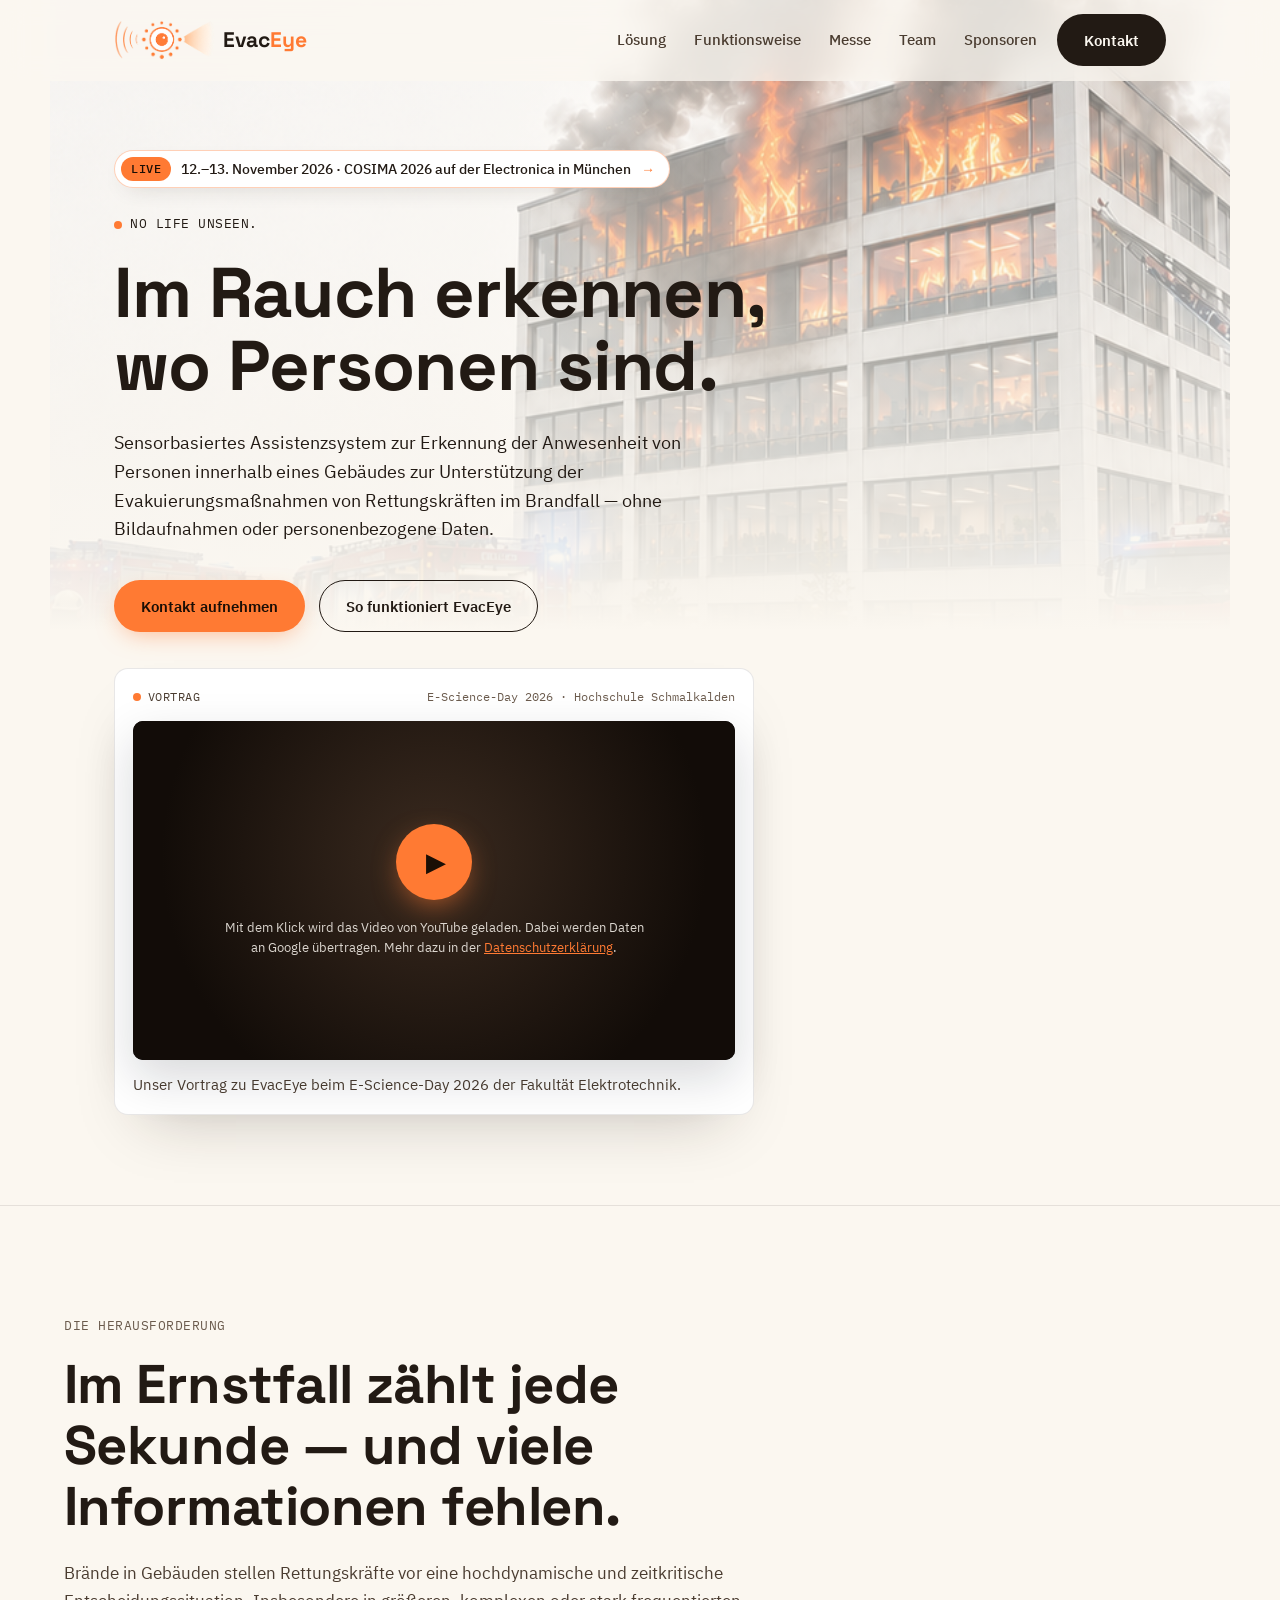
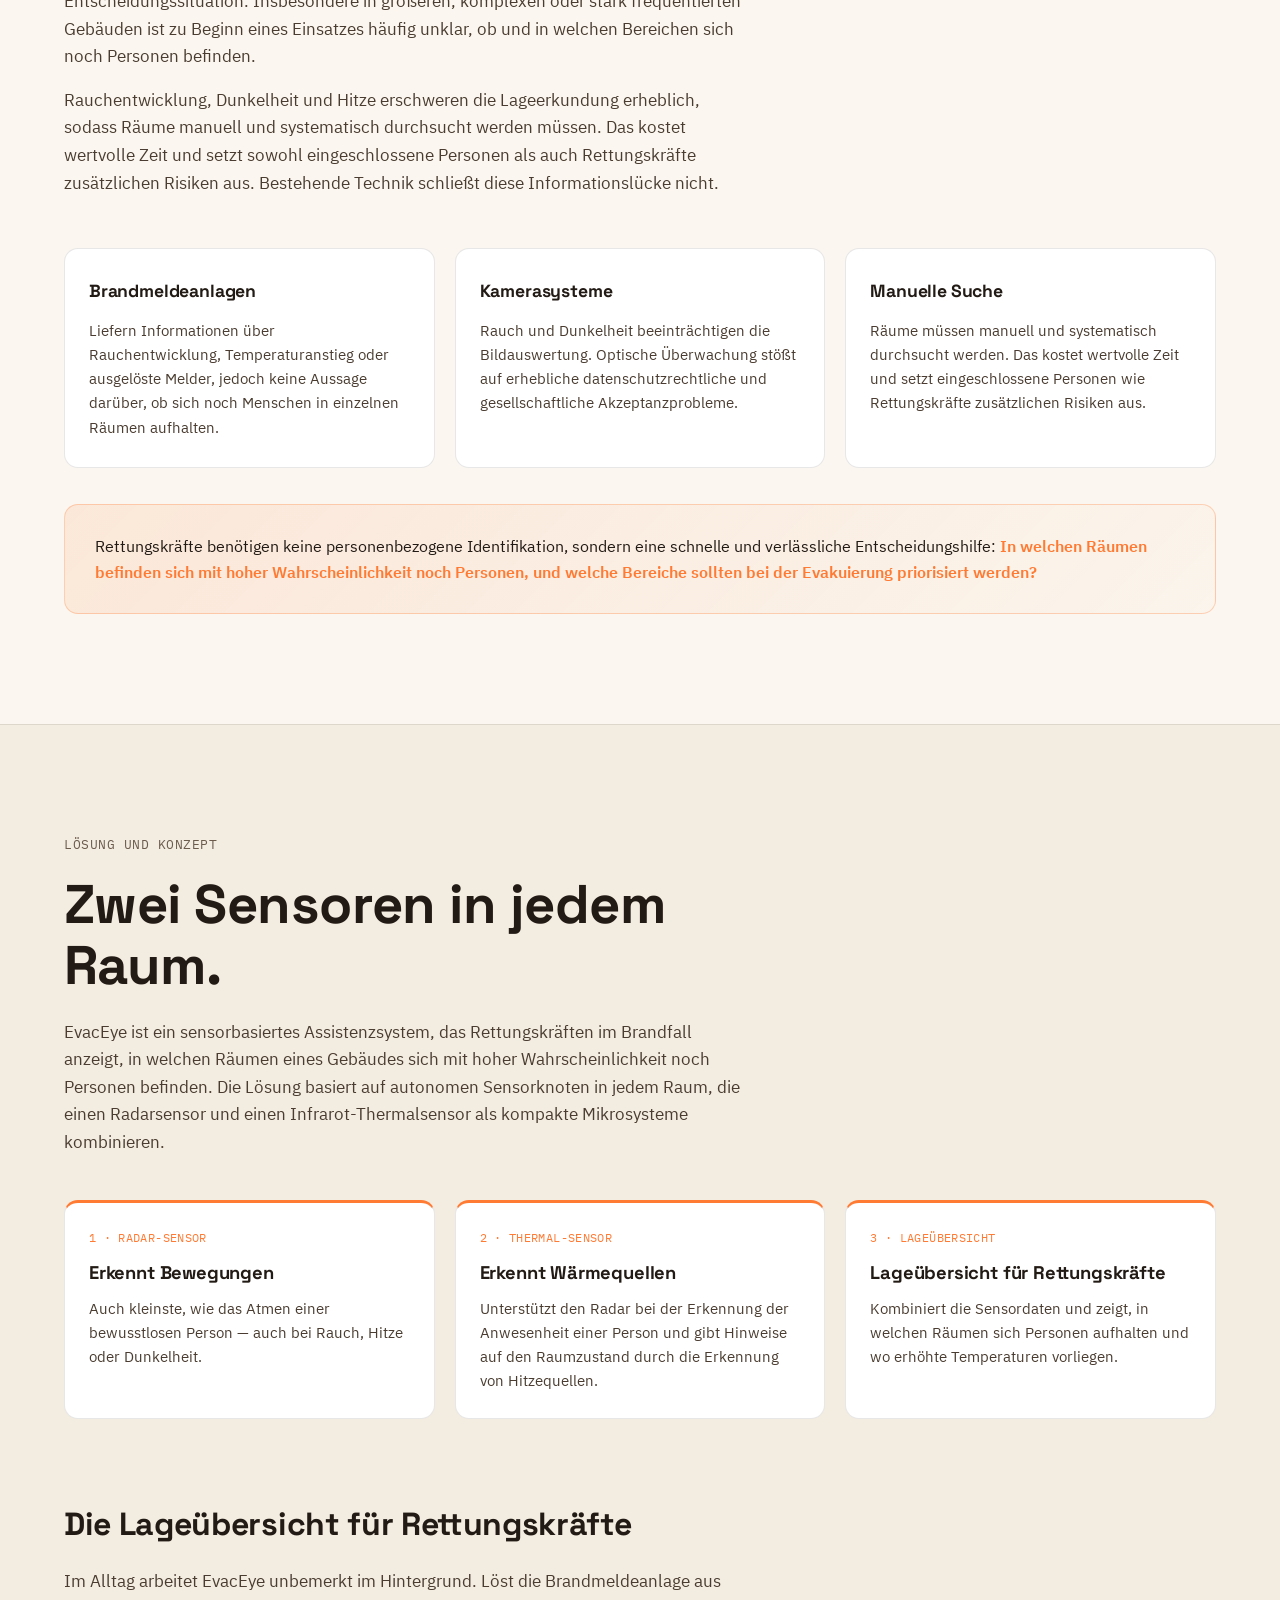
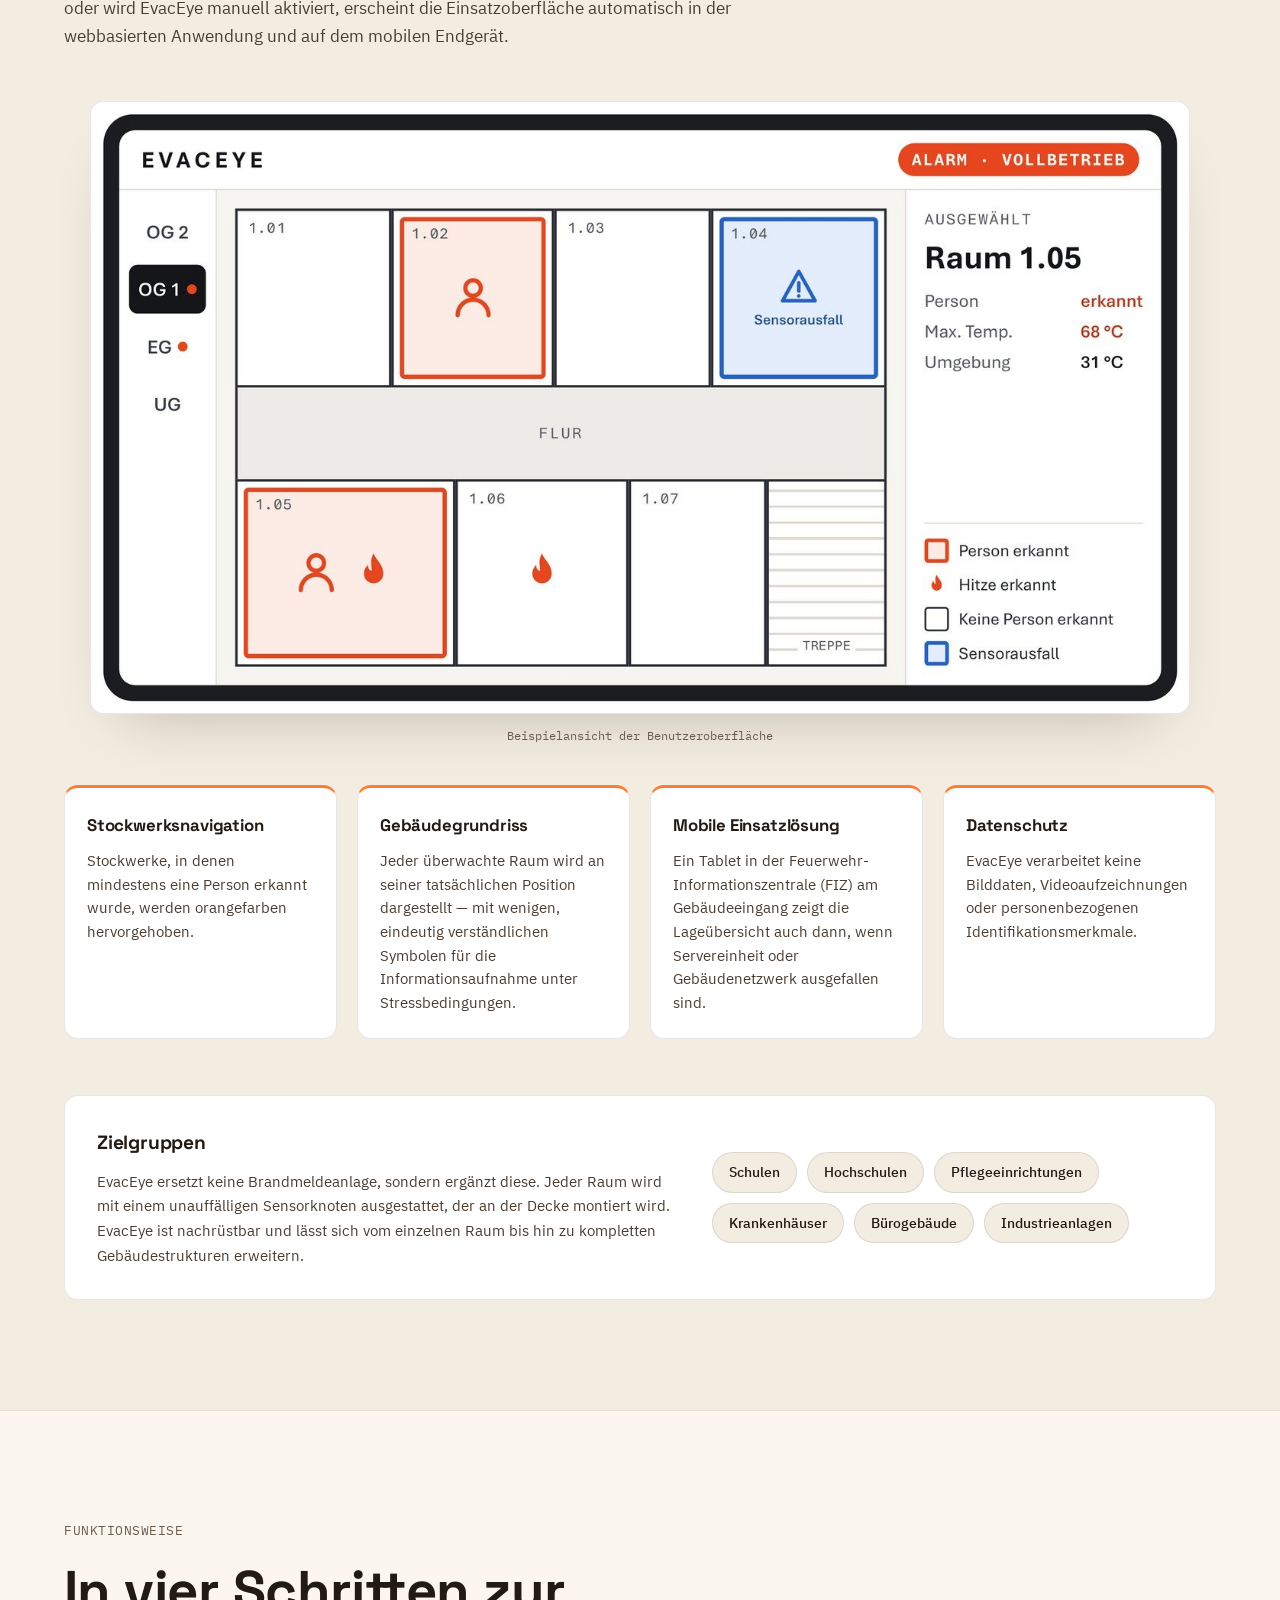
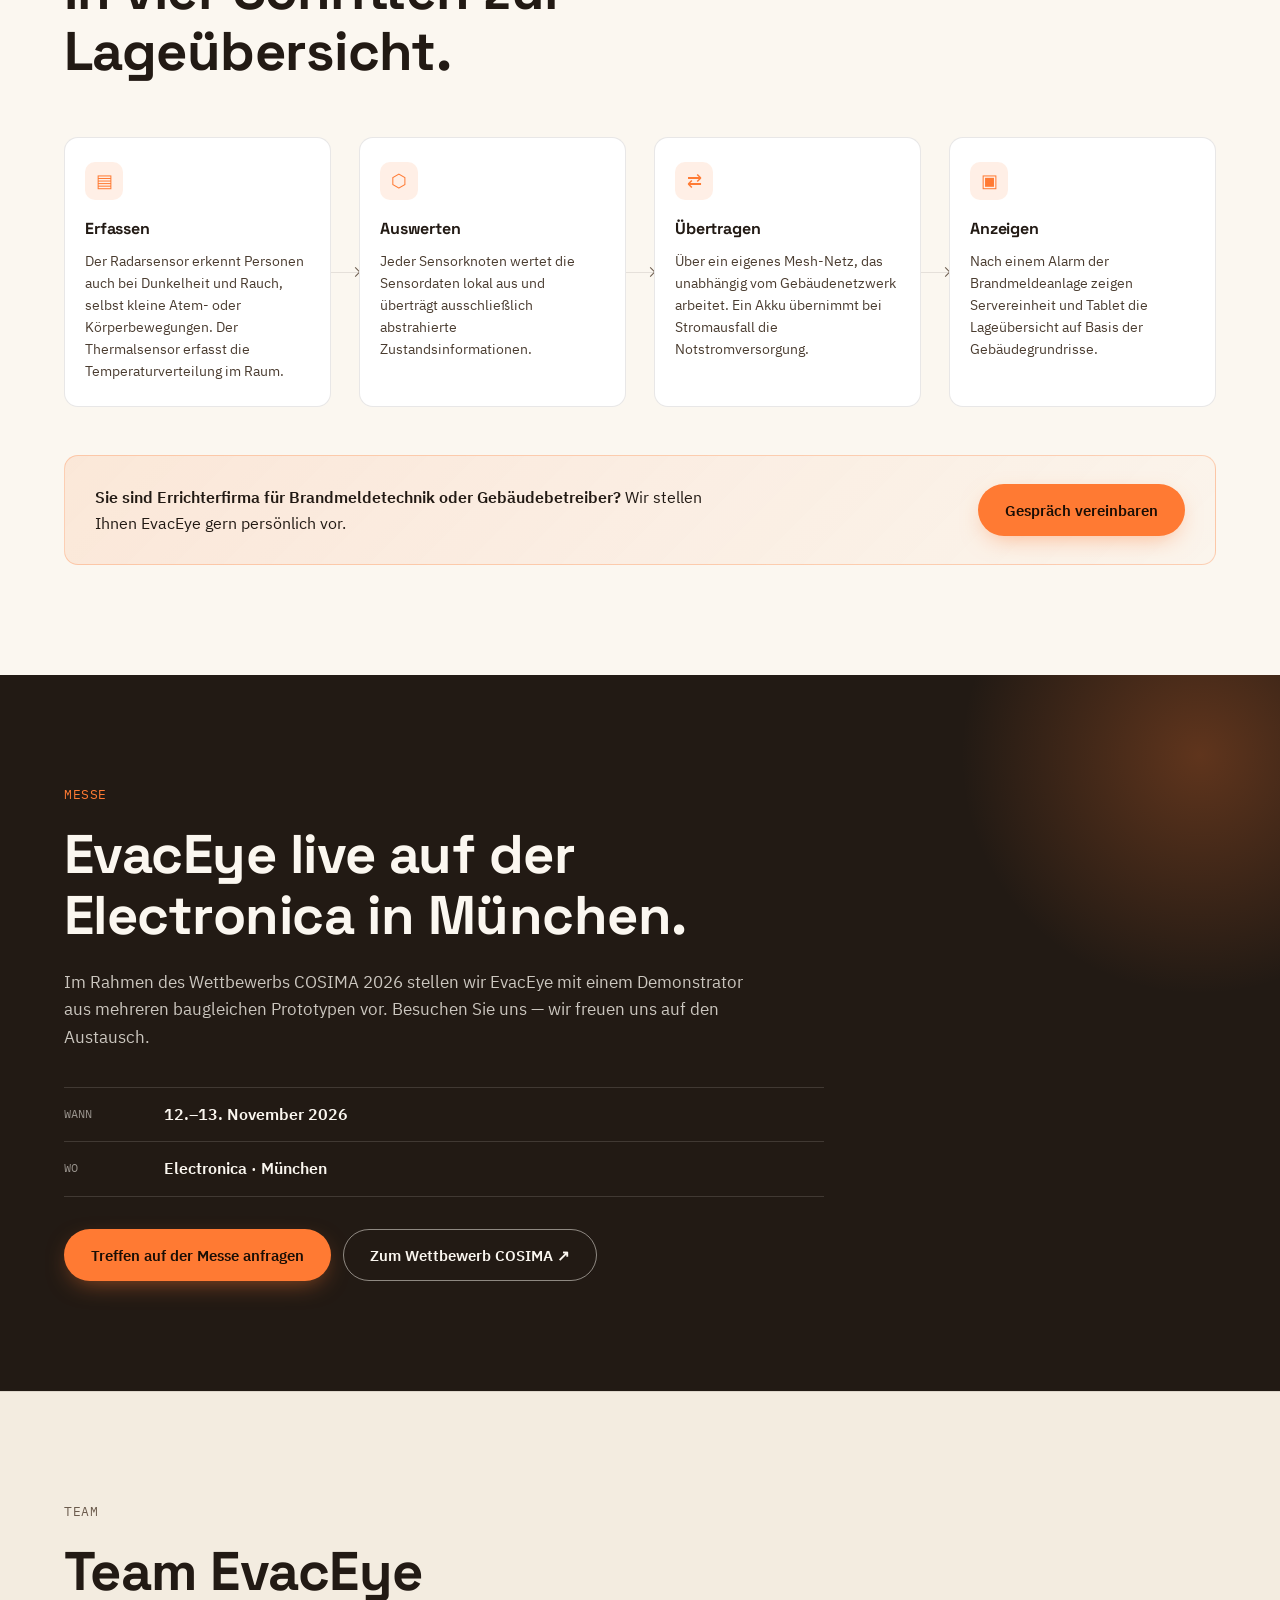
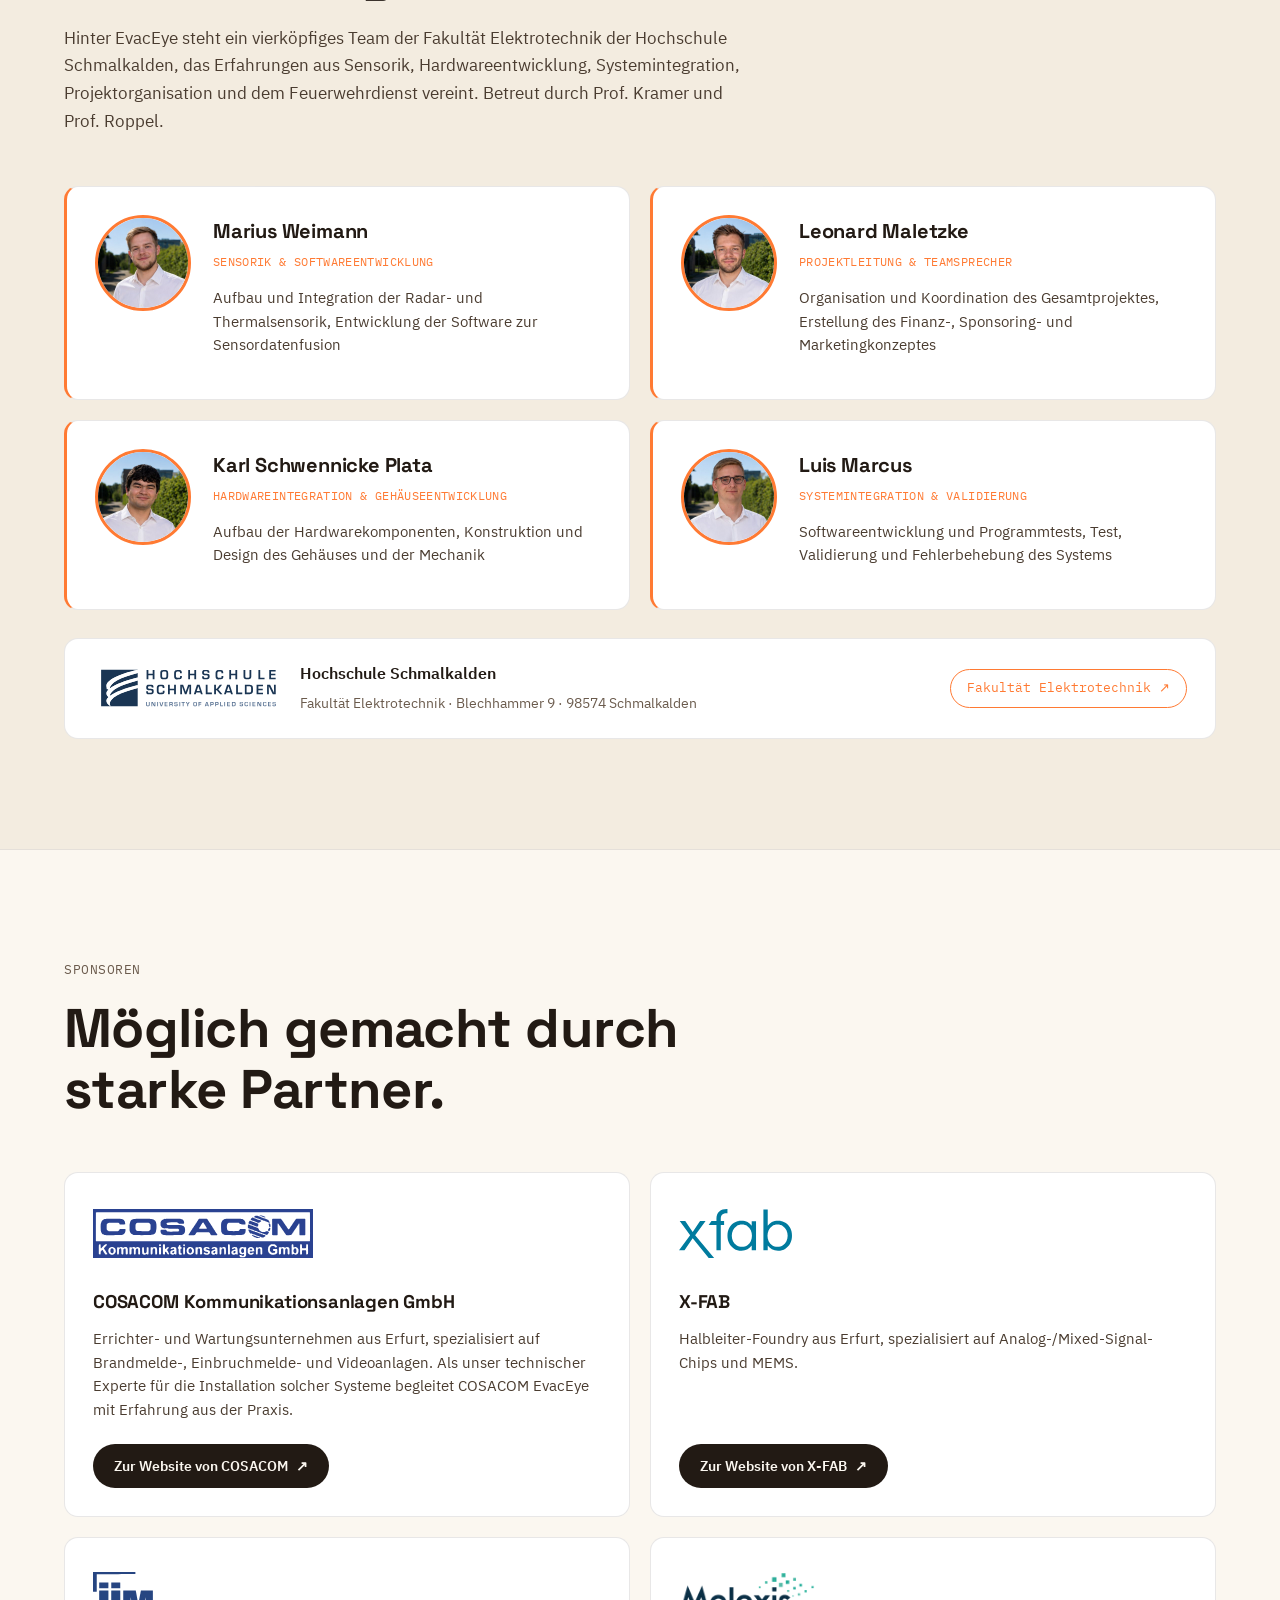
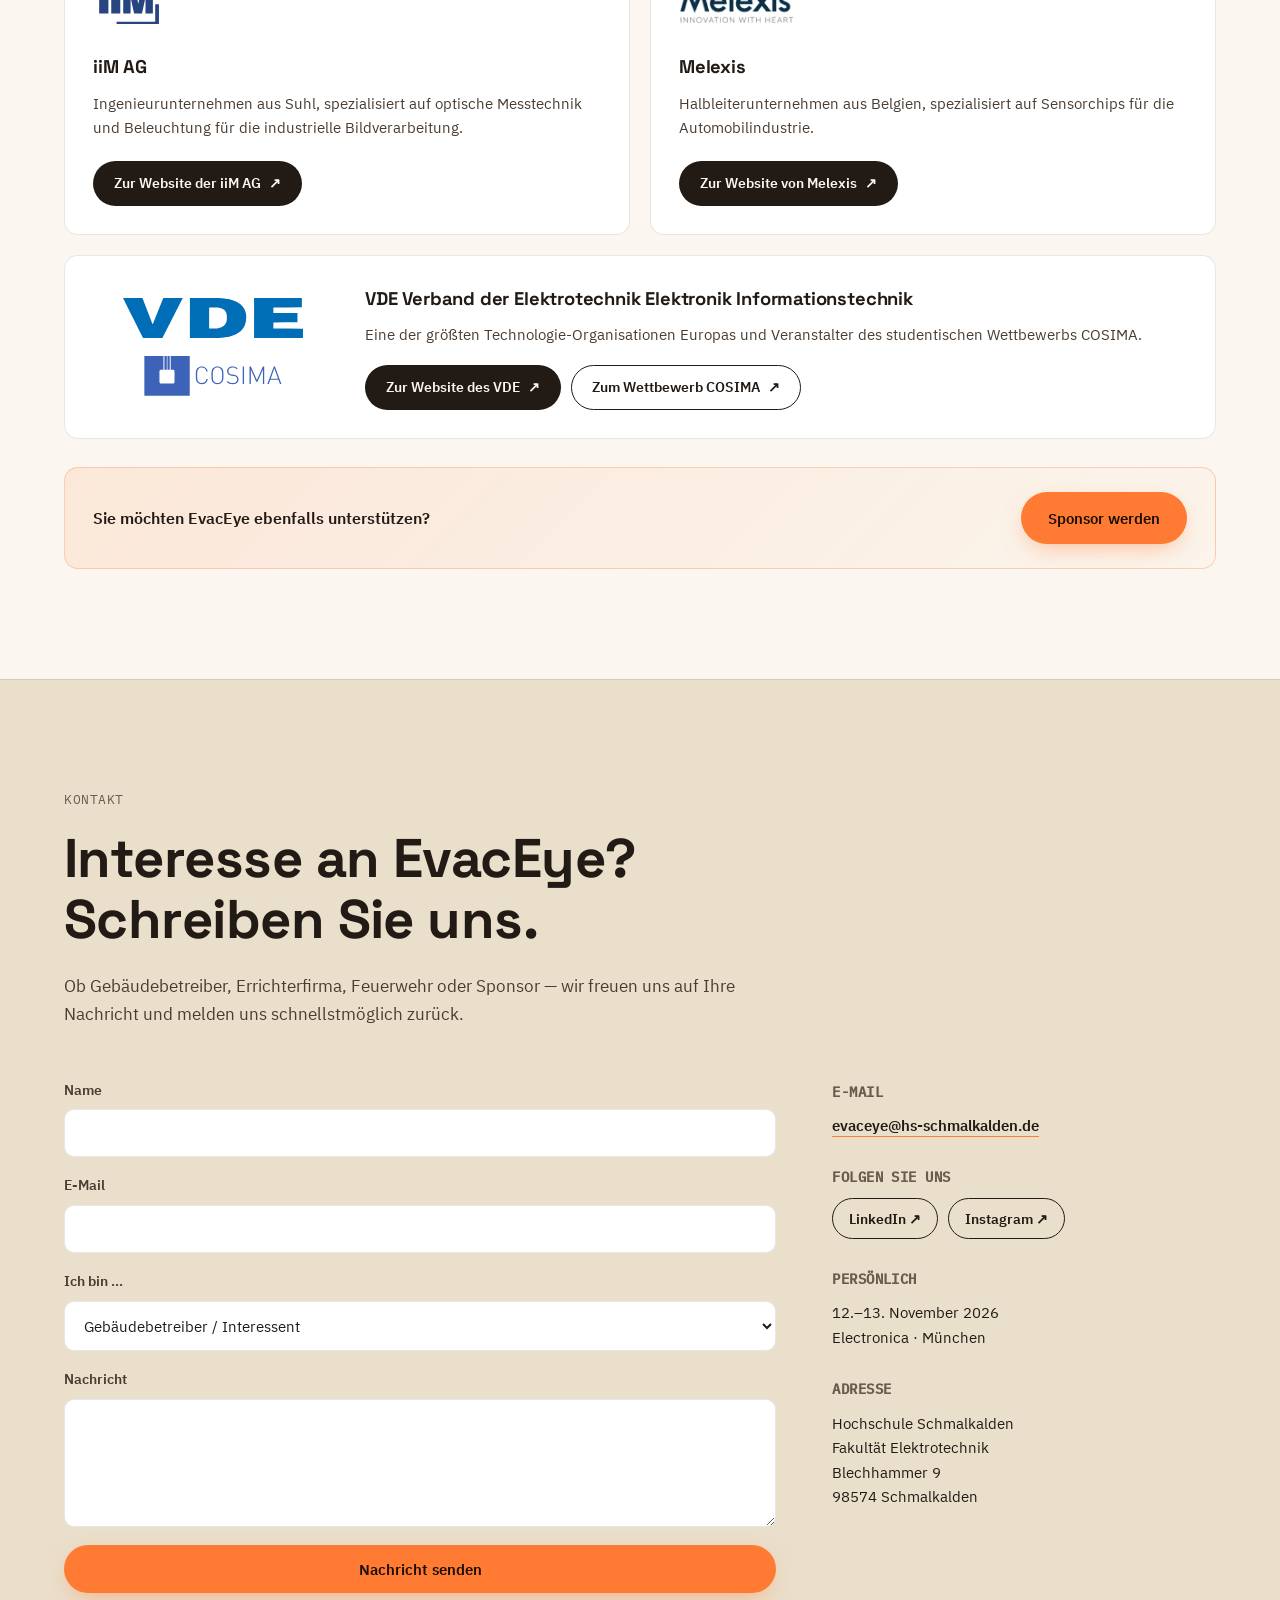
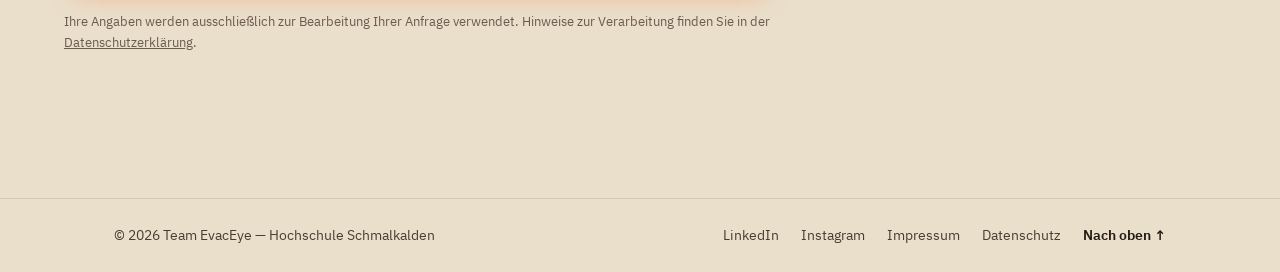
<file: index.html>
<!DOCTYPE html>
<html lang="de">
<head>
<meta charset="UTF-8">
<meta name="viewport" content="width=device-width, initial-scale=1.0">
<title>EvacEye — Sensorbasierte Anwesenheitserkennung im Brandfall</title>
  <link rel="icon" href="favicon.ico">
  <link rel="icon" type="image/png" sizes="48x48" href="favicon-48x48.png">
  <link rel="icon" type="image/png" sizes="192x192" href="favicon-192x192.png">
<meta name="description" content="Sensorbasiertes Assistenzsystem zur Erkennung der Anwesenheit von Personen innerhalb eines Gebäudes zur Unterstützung der Evakuierungsmaßnahmen von Rettungskräften im Brandfall.">
<meta property="og:type" content="website">
<meta property="og:url" content="https://evaceye.de/">
<meta property="og:title" content="EvacEye — No life unseen.">
<meta property="og:description" content="Sensorbasiertes Assistenzsystem zur Erkennung der Anwesenheit von Personen innerhalb eines Gebäudes zur Unterstützung der Evakuierungsmaßnahmen von Rettungskräften im Brandfall.">
<meta property="og:image" content="https://evaceye.de/assets/logo.png">
<link rel="stylesheet" href="assets/fonts/fonts.css">
<link rel="stylesheet" href="style.css">
</head>
<body>

<div class="scan-progress" id="scanProgress" aria-hidden="true"></div>

<header class="site-header" id="siteHeader">
  <div class="header-inner">
    <a href="#start" class="brand">
      <img src="assets/logo-icon.png" alt="" class="brand-icon">
      <span class="brand-word"><span class="brand-word-evac">Evac</span><span class="brand-word-eye">Eye</span></span>
    </a>
    <nav class="main-nav" id="mainNav">
      <a href="#loesung">Lösung</a>
      <a href="#technik">Funktionsweise</a>
      <a href="#messe">Messe</a>
      <a href="#team">Team</a>
      <a href="#sponsoren">Sponsoren</a>
    </nav>
    <a href="#kontakt" class="btn btn--cosima-small">Kontakt</a>
    <button class="nav-toggle" id="navToggle" aria-label="Menü öffnen" aria-expanded="false" aria-controls="mainNav">
      <span></span><span></span><span></span>
    </button>
  </div>
</header>

<main id="start">

  <!-- ============ HERO ============ -->
  <section class="hero" aria-label="Startseite">
    <div class="hero-bg" aria-hidden="true">
      <img src="assets/hero-bg.png" alt="" class="hero-bg-img">
      <div class="hero-bg-fade"></div>
    </div>
    <div class="hero-inner">
      <a href="#messe" class="announce">
        <span class="announce-tag">Live</span>
        <span>12.–13. November 2026 · COSIMA 2026 auf der Electronica in München</span>
        <span class="announce-arrow" aria-hidden="true">→</span>
      </a>
      <p class="eyebrow"><span class="dot dot--occupied"></span>No life unseen.</p>
      <h1 class="hero-title">Im Rauch erkennen,<br>wo Personen sind.</h1>
      <p class="hero-sub">Sensorbasiertes Assistenzsystem zur Erkennung der Anwesenheit von Personen innerhalb eines Gebäudes zur Unterstützung der Evakuierungsmaßnahmen von Rettungskräften im Brandfall — ohne Bildaufnahmen oder personenbezogene Daten.</p>
      <div class="hero-actions">
        <div class="hero-actions-row">
          <a href="#kontakt" class="btn btn--primary">Kontakt aufnehmen</a>
          <a href="#loesung" class="btn btn--cosima">So funktioniert EvacEye</a>
        </div>
      </div>

      <div class="video-card">
        <div class="video-card-head">
          <span class="video-card-eyebrow"><span class="dot dot--occupied"></span>Vortrag</span>
          <span class="video-card-event">E-Science-Day 2026 · Hochschule Schmalkalden</span>
        </div>
        <div class="video-wrap video-wrap--hero">
          <div class="video-consent" id="videoConsent" data-video-id="sJlP3NGSkGA" data-video-title="EvacEye Vortrag beim E-Science-Day 2026">
            <button type="button" class="video-play" id="videoPlay" aria-label="Video laden und abspielen">
              <span class="video-play-icon" aria-hidden="true">▶</span>
            </button>
            <p class="video-consent-text">Mit dem Klick wird das Video von YouTube geladen. Dabei werden Daten an Google übertragen. Mehr dazu in der <a href="datenschutz.html#youtube">Datenschutzerklärung</a>.</p>
          </div>
        </div>
        <p class="video-card-caption">Unser Vortrag zu EvacEye beim E-Science-Day 2026 der Fakultät Elektrotechnik.</p>
      </div>
    </div>

  </section>

  <!-- ============ PROBLEM ============ -->
  <section class="section section--problem" id="problem">
    <div class="section-inner">
      <p class="section-eyebrow">Die Herausforderung</p>
      <h2 class="section-title">Im Ernstfall zählt jede Sekunde — und viele Informationen fehlen.</h2>
      <p class="section-lead">Brände in Gebäuden stellen Rettungskräfte vor eine hochdynamische und zeitkritische Entscheidungssituation. Insbesondere in größeren, komplexen oder stark frequentierten Gebäuden ist zu Beginn eines Einsatzes häufig unklar, ob und in welchen Bereichen sich noch Personen befinden.</p>
      <p class="section-lead section-lead--follow">Rauchentwicklung, Dunkelheit und Hitze erschweren die Lageerkundung erheblich, sodass Räume manuell und systematisch durchsucht werden müssen. Das kostet wertvolle Zeit und setzt sowohl eingeschlossene Personen als auch Rettungskräfte zusätzlichen Risiken aus. Bestehende Technik schließt diese Informationslücke nicht.</p>

      <div class="problem-grid">
        <article class="problem-card">
          <h3>Brandmeldeanlagen</h3>
          <p>Liefern Informationen über Rauchentwicklung, Temperaturanstieg oder ausgelöste Melder, jedoch keine Aussage darüber, ob sich noch Menschen in einzelnen Räumen aufhalten.</p>
        </article>
        <article class="problem-card">
          <h3>Kamerasysteme</h3>
          <p>Rauch und Dunkelheit beeinträchtigen die Bildauswertung. Optische Überwachung stößt auf erhebliche datenschutzrechtliche und gesellschaftliche Akzeptanzprobleme.</p>
        </article>
        <article class="problem-card">
          <h3>Manuelle Suche</h3>
          <p>Räume müssen manuell und systematisch durchsucht werden. Das kostet wertvolle Zeit und setzt eingeschlossene Personen wie Rettungskräfte zusätzlichen Risiken aus.</p>
        </article>
      </div>

      <div class="callout">
        <p>Rettungskräfte benötigen keine personenbezogene Identifikation, sondern eine schnelle und verlässliche Entscheidungshilfe: <strong>In welchen Räumen befinden sich mit hoher Wahrscheinlichkeit noch Personen, und welche Bereiche sollten bei der Evakuierung priorisiert werden?</strong></p>
      </div>
    </div>
  </section>

  <!-- ============ PRODUKT ============ -->
  <section class="section section--loesung" id="loesung">
    <div class="section-inner">
      <p class="section-eyebrow">Lösung und Konzept</p>
      <h2 class="section-title">Zwei Sensoren in jedem Raum.</h2>
      <p class="section-lead">EvacEye ist ein sensorbasiertes Assistenzsystem, das Rettungskräften im Brandfall anzeigt, in welchen Räumen eines Gebäudes sich mit hoher Wahrscheinlichkeit noch Personen befinden. Die Lösung basiert auf autonomen Sensorknoten in jedem Raum, die einen Radarsensor und einen Infrarot-Thermalsensor als kompakte Mikrosysteme kombinieren.</p>

      <div class="sensor-grid">
        <article class="sensor-card">
          <span class="sensor-tag">1 · Radar-Sensor</span>
          <h3>Erkennt Bewegungen</h3>
          <p>Auch kleinste, wie das Atmen einer bewusstlosen Person — auch bei Rauch, Hitze oder Dunkelheit.</p>
        </article>
        <article class="sensor-card">
          <span class="sensor-tag">2 · Thermal-Sensor</span>
          <h3>Erkennt Wärmequellen</h3>
          <p>Unterstützt den Radar bei der Erkennung der Anwesenheit einer Person und gibt Hinweise auf den Raumzustand durch die Erkennung von Hitzequellen.</p>
        </article>
        <article class="sensor-card">
          <span class="sensor-tag">3 · Lageübersicht</span>
          <h3>Lageübersicht für Rettungskräfte</h3>
          <p>Kombiniert die Sensordaten und zeigt, in welchen Räumen sich Personen aufhalten und wo erhöhte Temperaturen vorliegen.</p>
        </article>
      </div>

      <h3 class="sub-title">Die Lageübersicht für Rettungskräfte</h3>
      <p class="section-lead">Im Alltag arbeitet EvacEye unbemerkt im Hintergrund. Löst die Brandmeldeanlage aus oder wird EvacEye manuell aktiviert, erscheint die Einsatzoberfläche automatisch in der webbasierten Anwendung und auf dem mobilen Endgerät.</p>

      <figure class="figure figure--hero">
        <img src="assets/benutzeroberflaeche.jpg" alt="Beispielansicht der EvacEye-Benutzeroberfläche auf einem Tablet mit Stockwerksnavigation, Gebäudegrundriss und Rauminformationen." loading="lazy" width="1438" height="799">
        <figcaption>Beispielansicht der Benutzeroberfläche</figcaption>
      </figure>

      <div class="feature-grid">
        <article class="feature-card">
          <h3>Stockwerksnavigation</h3>
          <p>Stockwerke, in denen mindestens eine Person erkannt wurde, werden orangefarben hervorgehoben.</p>
        </article>
        <article class="feature-card">
          <h3>Gebäudegrundriss</h3>
          <p>Jeder überwachte Raum wird an seiner tatsächlichen Position dargestellt — mit wenigen, eindeutig verständlichen Symbolen für die Informationsaufnahme unter Stressbedingungen.</p>
        </article>
        <article class="feature-card">
          <h3>Mobile Einsatzlösung</h3>
          <p>Ein Tablet in der Feuerwehr-Informationszentrale (FIZ) am Gebäudeeingang zeigt die Lageübersicht auch dann, wenn Servereinheit oder Gebäudenetzwerk ausgefallen sind.</p>
        </article>
        <article class="feature-card">
          <h3>Datenschutz</h3>
          <p>EvacEye verarbeitet keine Bilddaten, Videoaufzeichnungen oder personenbezogenen Identifikationsmerkmale.</p>
        </article>
      </div>

      <div class="usecase">
        <div class="usecase-text">
          <h3>Zielgruppen</h3>
          <p>EvacEye ersetzt keine Brandmeldeanlage, sondern ergänzt diese. Jeder Raum wird mit einem unauffälligen Sensorknoten ausgestattet, der an der Decke montiert wird. EvacEye ist nachrüstbar und lässt sich vom einzelnen Raum bis hin zu kompletten Gebäudestrukturen erweitern.</p>
        </div>
        <ul class="chip-list" aria-label="Zielgruppen">
          <li>Schulen</li>
          <li>Hochschulen</li>
          <li>Pflegeeinrichtungen</li>
          <li>Krankenhäuser</li>
          <li>Bürogebäude</li>
          <li>Industrieanlagen</li>
        </ul>
      </div>
    </div>
  </section>

  <!-- ============ FUNKTIONSWEISE ============ -->
  <section class="section section--technik" id="technik">
    <div class="section-inner">
      <p class="section-eyebrow">Funktionsweise</p>
      <h2 class="section-title">In vier Schritten zur Lageübersicht.</h2>

      <div class="pipeline" role="list">
        <div class="pipeline-step" role="listitem">
          <span class="pipeline-icon" aria-hidden="true">▤</span>
          <h3>Erfassen</h3>
          <p>Der Radarsensor erkennt Personen auch bei Dunkelheit und Rauch, selbst kleine Atem- oder Körperbewegungen. Der Thermalsensor erfasst die Temperaturverteilung im Raum.</p>
        </div>
        <div class="pipeline-connector" aria-hidden="true"></div>
        <div class="pipeline-step" role="listitem">
          <span class="pipeline-icon" aria-hidden="true">⬡</span>
          <h3>Auswerten</h3>
          <p>Jeder Sensorknoten wertet die Sensordaten lokal aus und überträgt ausschließlich abstrahierte Zustandsinformationen.</p>
        </div>
        <div class="pipeline-connector" aria-hidden="true"></div>
        <div class="pipeline-step" role="listitem">
          <span class="pipeline-icon" aria-hidden="true">⇄</span>
          <h3>Übertragen</h3>
          <p>Über ein eigenes Mesh-Netz, das unabhängig vom Gebäudenetzwerk arbeitet. Ein Akku übernimmt bei Stromausfall die Notstromversorgung.</p>
        </div>
        <div class="pipeline-connector" aria-hidden="true"></div>
        <div class="pipeline-step" role="listitem">
          <span class="pipeline-icon" aria-hidden="true">▣</span>
          <h3>Anzeigen</h3>
          <p>Nach einem Alarm der Brandmeldeanlage zeigen Servereinheit und Tablet die Lageübersicht auf Basis der Gebäudegrundrisse.</p>
        </div>
      </div>

      <div class="callout callout--cta">
        <p><strong>Sie sind Errichterfirma für Brandmeldetechnik oder Gebäudebetreiber?</strong> Wir stellen Ihnen EvacEye gern persönlich vor.</p>
        <a href="#kontakt" class="btn btn--primary" data-rolle="errichter">Gespräch vereinbaren</a>
      </div>
    </div>
  </section>

  <!-- ============ MESSE ============ -->
  <section class="section section--messe" id="messe">
    <div class="section-inner">
      <div class="messe-layout messe-layout--single">
        <div>
          <p class="section-eyebrow section-eyebrow--light">Messe</p>
          <h2 class="section-title section-title--light">EvacEye live auf der Electronica in München.</h2>
          <p class="section-lead section-lead--light">Im Rahmen des Wettbewerbs COSIMA 2026 stellen wir EvacEye mit einem Demonstrator aus mehreren baugleichen Prototypen vor. Besuchen Sie uns — wir freuen uns auf den Austausch.</p>
          <div class="messe-facts">
            <div><span class="messe-fact-label">Wann</span><span class="messe-fact-value">12.–13. November 2026</span></div>
            <div><span class="messe-fact-label">Wo</span><span class="messe-fact-value">Electronica · München</span></div>
          </div>
          <div class="messe-actions">
            <a href="#kontakt" class="btn btn--primary">Treffen auf der Messe anfragen</a>
            <a href="https://www.cosima-mems.de/de" target="_blank" rel="noopener" class="btn btn--light">Zum Wettbewerb COSIMA ↗</a>
          </div>
        </div>
      </div>
    </div>
  </section>

  <!-- ============ TEAM ============ -->
  <section class="section section--team" id="team">
    <div class="section-inner">
      <p class="section-eyebrow">Team</p>
      <h2 class="section-title">Team EvacEye</h2>
      <p class="section-lead">Hinter EvacEye steht ein vierköpfiges Team der Fakultät Elektrotechnik der Hochschule Schmalkalden, das Erfahrungen aus Sensorik, Hardwareentwicklung, Systemintegration, Projektorganisation und dem Feuerwehrdienst vereint. Betreut durch Prof. Kramer und Prof. Roppel.</p>

      <div class="team-grid">
        <article class="team-card">
          <img src="assets/team/weimann.jpg" alt="Porträt von Marius Weimann" class="team-photo" width="220" height="220" loading="lazy">
          <div>
            <h3>Marius Weimann</h3>
            <span class="team-role-tag">Sensorik &amp; Softwareentwicklung</span>
            <p class="team-tasks">Aufbau und Integration der Radar- und Thermalsensorik, Entwicklung der Software zur Sensordatenfusion</p>
          </div>
        </article>
        <article class="team-card">
          <img src="assets/team/maletzke.jpg" alt="Porträt von Leonard Maletzke" class="team-photo" width="220" height="220" loading="lazy">
          <div>
            <h3>Leonard Maletzke</h3>
            <span class="team-role-tag">Projektleitung &amp; Teamsprecher</span>
            <p class="team-tasks">Organisation und Koordination des Gesamtprojektes, Erstellung des Finanz-, Sponsoring- und Marketingkonzeptes</p>
          </div>
        </article>
        <article class="team-card">
          <img src="assets/team/schwennicke.jpg" alt="Porträt von Karl Schwennicke Plata" class="team-photo" width="220" height="220" loading="lazy">
          <div>
            <h3>Karl Schwennicke Plata</h3>
            <span class="team-role-tag">Hardwareintegration &amp; Gehäuseentwicklung</span>
            <p class="team-tasks">Aufbau der Hardwarekomponenten, Konstruktion und Design des Gehäuses und der Mechanik</p>
          </div>
        </article>
        <article class="team-card">
          <img src="assets/team/marcus.jpg" alt="Porträt von Luis Marcus" class="team-photo" width="220" height="220" loading="lazy">
          <div>
            <h3>Luis Marcus</h3>
            <span class="team-role-tag">Systemintegration &amp; Validierung</span>
            <p class="team-tasks">Softwareentwicklung und Programmtests, Test, Validierung und Fehlerbehebung des Systems</p>
          </div>
        </article>
      </div>

      <div class="hochschule-strip">
        <img src="assets/hochschule-schmalkalden.svg" alt="Logo Hochschule Schmalkalden" class="hochschule-logo" loading="lazy">
        <div class="hochschule-text">
          <strong>Hochschule Schmalkalden</strong>
          <span>Fakultät Elektrotechnik · Blechhammer 9 · 98574 Schmalkalden</span>
        </div>
        <a href="https://www.hs-schmalkalden.de/hochschule/fakultaeten/fakultaet-elektrotechnik" target="_blank" rel="noopener" class="hochschule-badge">Fakultät Elektrotechnik ↗</a>
      </div>
    </div>
  </section>

  <!-- ============ SPONSOREN ============ -->
  <section class="section section--sponsoren" id="sponsoren">
    <div class="section-inner">
      <p class="section-eyebrow">Sponsoren</p>
      <h2 class="section-title">Möglich gemacht durch starke Partner.</h2>

      <div class="sponsor-grid">
        <article class="sponsor-card">
          <div class="sponsor-logo"><img src="assets/sponsors/cosacom.svg" alt="Logo COSACOM Kommunikationsanlagen GmbH" loading="lazy"></div>
          <h3>COSACOM Kommunikationsanlagen GmbH</h3>
          <p>Errichter- und Wartungsunternehmen aus Erfurt, spezialisiert auf Brandmelde-, Einbruchmelde- und Videoanlagen. Als unser technischer Experte für die Installation solcher Systeme begleitet COSACOM EvacEye mit Erfahrung aus der Praxis.</p>
          <a href="https://cosacom.de/" target="_blank" rel="noopener" class="btn btn--sponsor">Zur Website von COSACOM <span aria-hidden="true">↗</span></a>
        </article>

        <article class="sponsor-card">
          <div class="sponsor-logo"><img src="assets/sponsors/xfab.svg" alt="Logo X-FAB" loading="lazy"></div>
          <h3>X-FAB</h3>
          <p>Halbleiter-Foundry aus Erfurt, spezialisiert auf Analog-/Mixed-Signal-Chips und MEMS.</p>
          <a href="https://www.xfab.com/" target="_blank" rel="noopener" class="btn btn--sponsor">Zur Website von X-FAB <span aria-hidden="true">↗</span></a>
        </article>

        <article class="sponsor-card">
          <div class="sponsor-logo"><img src="assets/sponsors/iim.svg" alt="Logo iiM AG" loading="lazy"></div>
          <h3>iiM AG</h3>
          <p>Ingenieurunternehmen aus Suhl, spezialisiert auf optische Messtechnik und Beleuchtung für die industrielle Bildverarbeitung.</p>
          <a href="https://www.iim-ag.com/" target="_blank" rel="noopener" class="btn btn--sponsor">Zur Website der iiM AG <span aria-hidden="true">↗</span></a>
        </article>

        <article class="sponsor-card">
          <div class="sponsor-logo"><img src="assets/sponsors/melexis.png" alt="Logo Melexis" loading="lazy"></div>
          <h3>Melexis</h3>
          <p>Halbleiterunternehmen aus Belgien, spezialisiert auf Sensorchips für die Automobilindustrie.</p>
          <a href="https://www.melexis.com/" target="_blank" rel="noopener" class="btn btn--sponsor">Zur Website von Melexis <span aria-hidden="true">↗</span></a>
        </article>

        <article class="sponsor-card sponsor-card--wide">
          <div class="sponsor-logo sponsor-logo--stack"><img src="assets/sponsors/vde.svg" alt="Logo VDE" loading="lazy"><img src="assets/sponsors/cosima.svg" alt="Logo COSIMA" loading="lazy"></div>
          <div class="sponsor-wide-body">
            <h3>VDE Verband der Elektrotechnik Elektronik Informationstechnik</h3>
            <p>Eine der größten Technologie-Organisationen Europas und Veranstalter des studentischen Wettbewerbs COSIMA.</p>
            <div class="sponsor-actions">
              <a href="https://www.vde.com/" target="_blank" rel="noopener" class="btn btn--sponsor">Zur Website des VDE <span aria-hidden="true">↗</span></a>
              <a href="https://www.cosima-mems.de/de" target="_blank" rel="noopener" class="btn btn--sponsor btn--sponsor-ghost">Zum Wettbewerb COSIMA <span aria-hidden="true">↗</span></a>
            </div>
          </div>
        </article>
      </div>

      <div class="sponsor-cta">
        <p>Sie möchten EvacEye ebenfalls unterstützen?</p>
        <a href="#kontakt" class="btn btn--primary" data-rolle="sponsor">Sponsor werden</a>
      </div>
    </div>
  </section>

  <!-- ============ KONTAKT ============ -->
  <section class="section section--kontakt" id="kontakt">
    <div class="section-inner">
      <p class="section-eyebrow">Kontakt</p>
      <h2 class="section-title">Interesse an EvacEye? Schreiben Sie uns.</h2>
      <p class="section-lead">Ob Gebäudebetreiber, Errichterfirma, Feuerwehr oder Sponsor — wir freuen uns auf Ihre Nachricht und melden uns schnellstmöglich zurück.</p>

      <div class="kontakt-layout">
        <form class="kontakt-form" id="kontaktForm" action="https://formspree.io/f/xnjkvlob" method="POST" novalidate>
          <input type="hidden" name="_subject" id="formSubject" value="Kontaktanfrage über die EvacEye-Website">
          <div class="form-row">
            <label for="name">Name</label>
            <input type="text" id="name" name="name" required autocomplete="name">
          </div>
          <div class="form-row">
            <label for="email">E-Mail</label>
            <input type="email" id="email" name="_replyto" required autocomplete="email">
          </div>
          <div class="form-row">
            <label for="rolle">Ich bin …</label>
            <select id="rolle" name="rolle">
              <option value="kunde">Gebäudebetreiber / Interessent</option>
              <option value="errichter">Errichterfirma / Brandmeldetechnik</option>
              <option value="feuerwehr">Feuerwehr / Rettungskraft</option>
              <option value="sponsor">Sponsor / Partner</option>
              <option value="jury">Jury / COSIMA</option>
              <option value="hochschule">Hochschule / Forschung</option>
              <option value="presse">Presse</option>
              <option value="sonstiges">Sonstiges</option>
            </select>
          </div>
          <div class="form-row">
            <label for="nachricht">Nachricht</label>
            <textarea id="nachricht" name="message" rows="5" required></textarea>
          </div>
          <button type="submit" class="btn btn--primary btn--block" id="formSubmitBtn">Nachricht senden</button>
          <p class="form-privacy">Ihre Angaben werden ausschließlich zur Bearbeitung Ihrer Anfrage verwendet. Hinweise zur Verarbeitung finden Sie in der <a href="datenschutz.html#kontaktformular">Datenschutzerklärung</a>.</p>
          <p class="form-note" id="formNote" role="status" aria-live="polite"></p>
        </form>

        <div class="kontakt-info">
          <div class="info-block">
            <h3>E-Mail</h3>
            <p><a href="mailto:evaceye@hs-schmalkalden.de" class="email-link">evaceye@hs-schmalkalden.de</a></p>
          </div>
          <div class="info-block">
            <h3>Folgen Sie uns</h3>
            <div class="social-links">
              <a href="https://www.linkedin.com/company/evaceye/" target="_blank" rel="noopener" class="social-link">LinkedIn <span aria-hidden="true">↗</span></a>
              <a href="https://www.instagram.com/evaceye/" target="_blank" rel="noopener" class="social-link">Instagram <span aria-hidden="true">↗</span></a>
            </div>
          </div>
          <div class="info-block">
            <h3>Persönlich</h3>
            <p>12.–13. November 2026<br>Electronica · München</p>
          </div>
          <div class="info-block">
            <h3>Adresse</h3>
            <p>Hochschule Schmalkalden<br>Fakultät Elektrotechnik<br>Blechhammer 9<br>98574 Schmalkalden</p>
          </div>
        </div>
      </div>
    </div>
  </section>

</main>

<footer class="site-footer">
  <div class="footer-inner">
    <span>© <span id="year"></span> Team EvacEye — Hochschule Schmalkalden</span>
    <nav class="footer-links" aria-label="Weitere Links">
      <a href="https://www.linkedin.com/company/evaceye/" target="_blank" rel="noopener">LinkedIn</a>
      <a href="https://www.instagram.com/evaceye/" target="_blank" rel="noopener">Instagram</a>
      <a href="impressum.html">Impressum</a>
      <a href="datenschutz.html">Datenschutz</a>
      <a href="#start" class="back-to-top">Nach oben ↑</a>
    </nav>
  </div>
</footer>

<script src="script.js"></script>
</body>
</html>
</file>
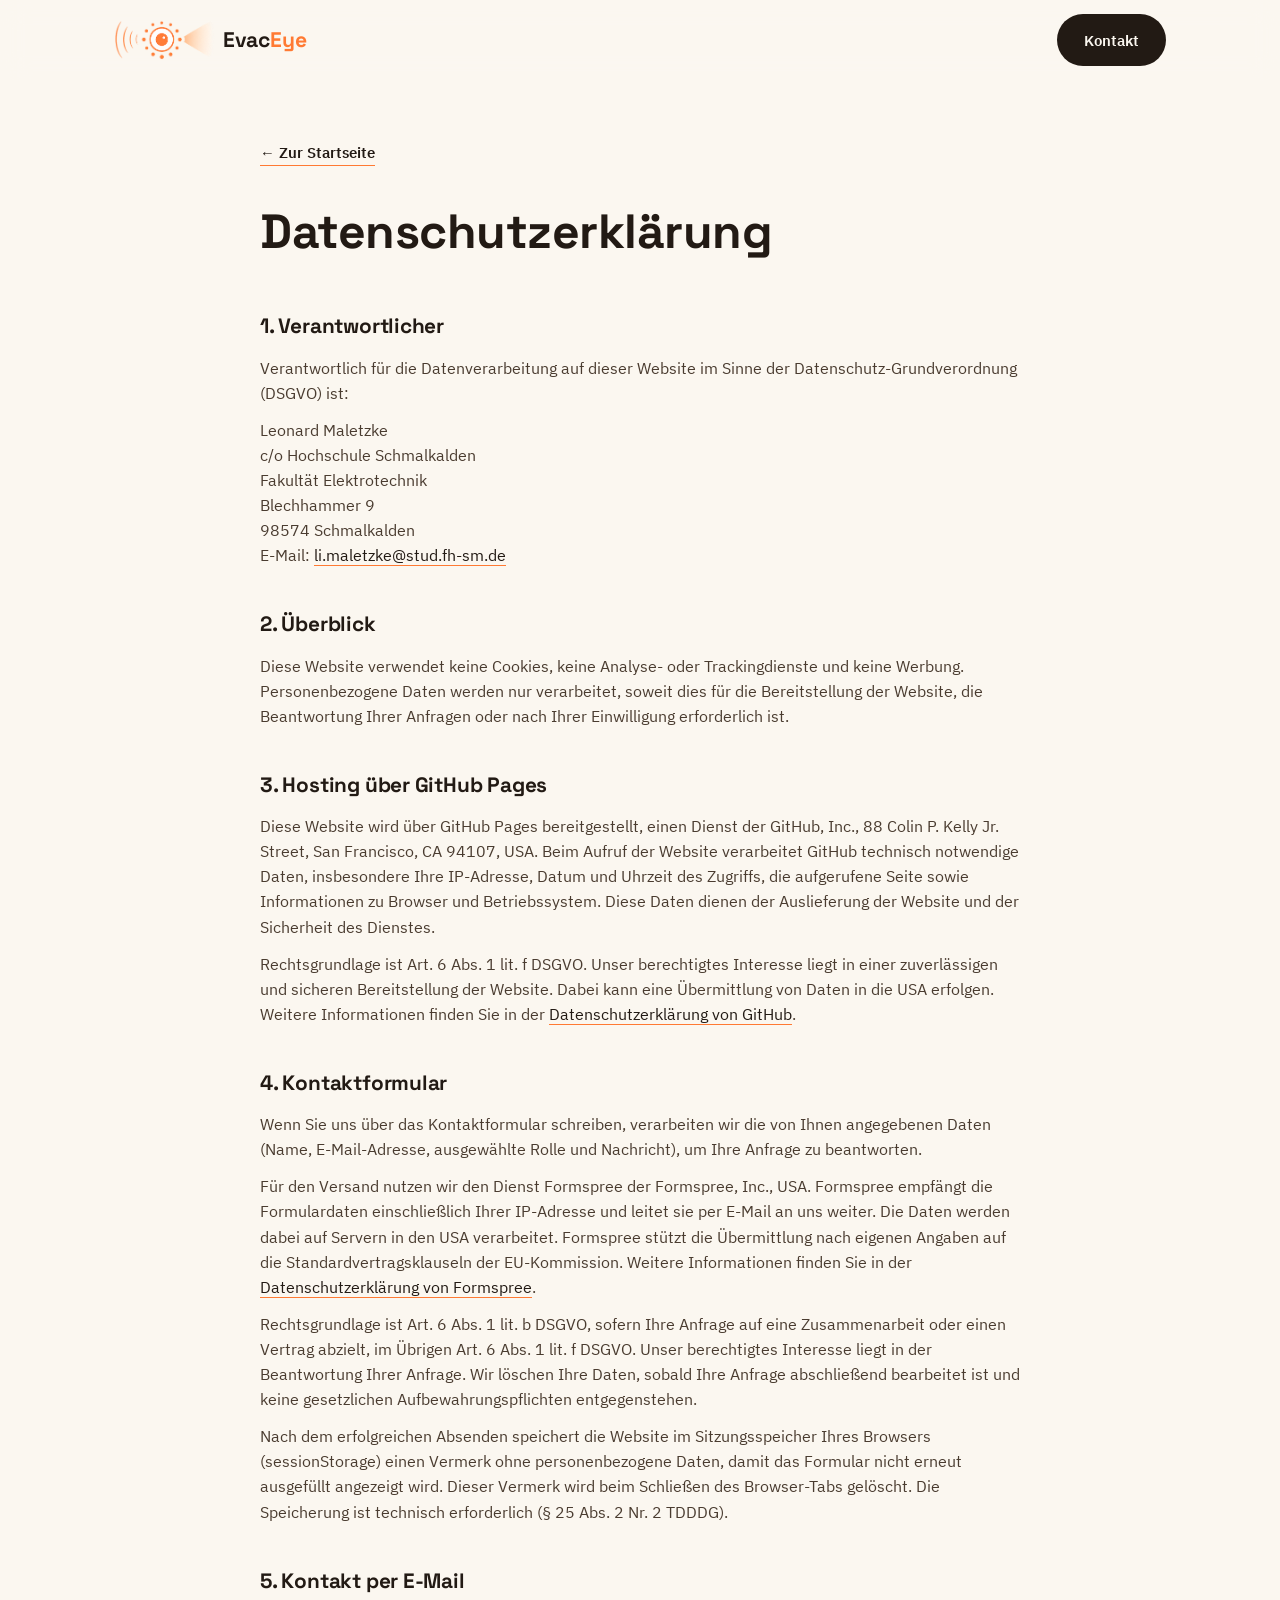
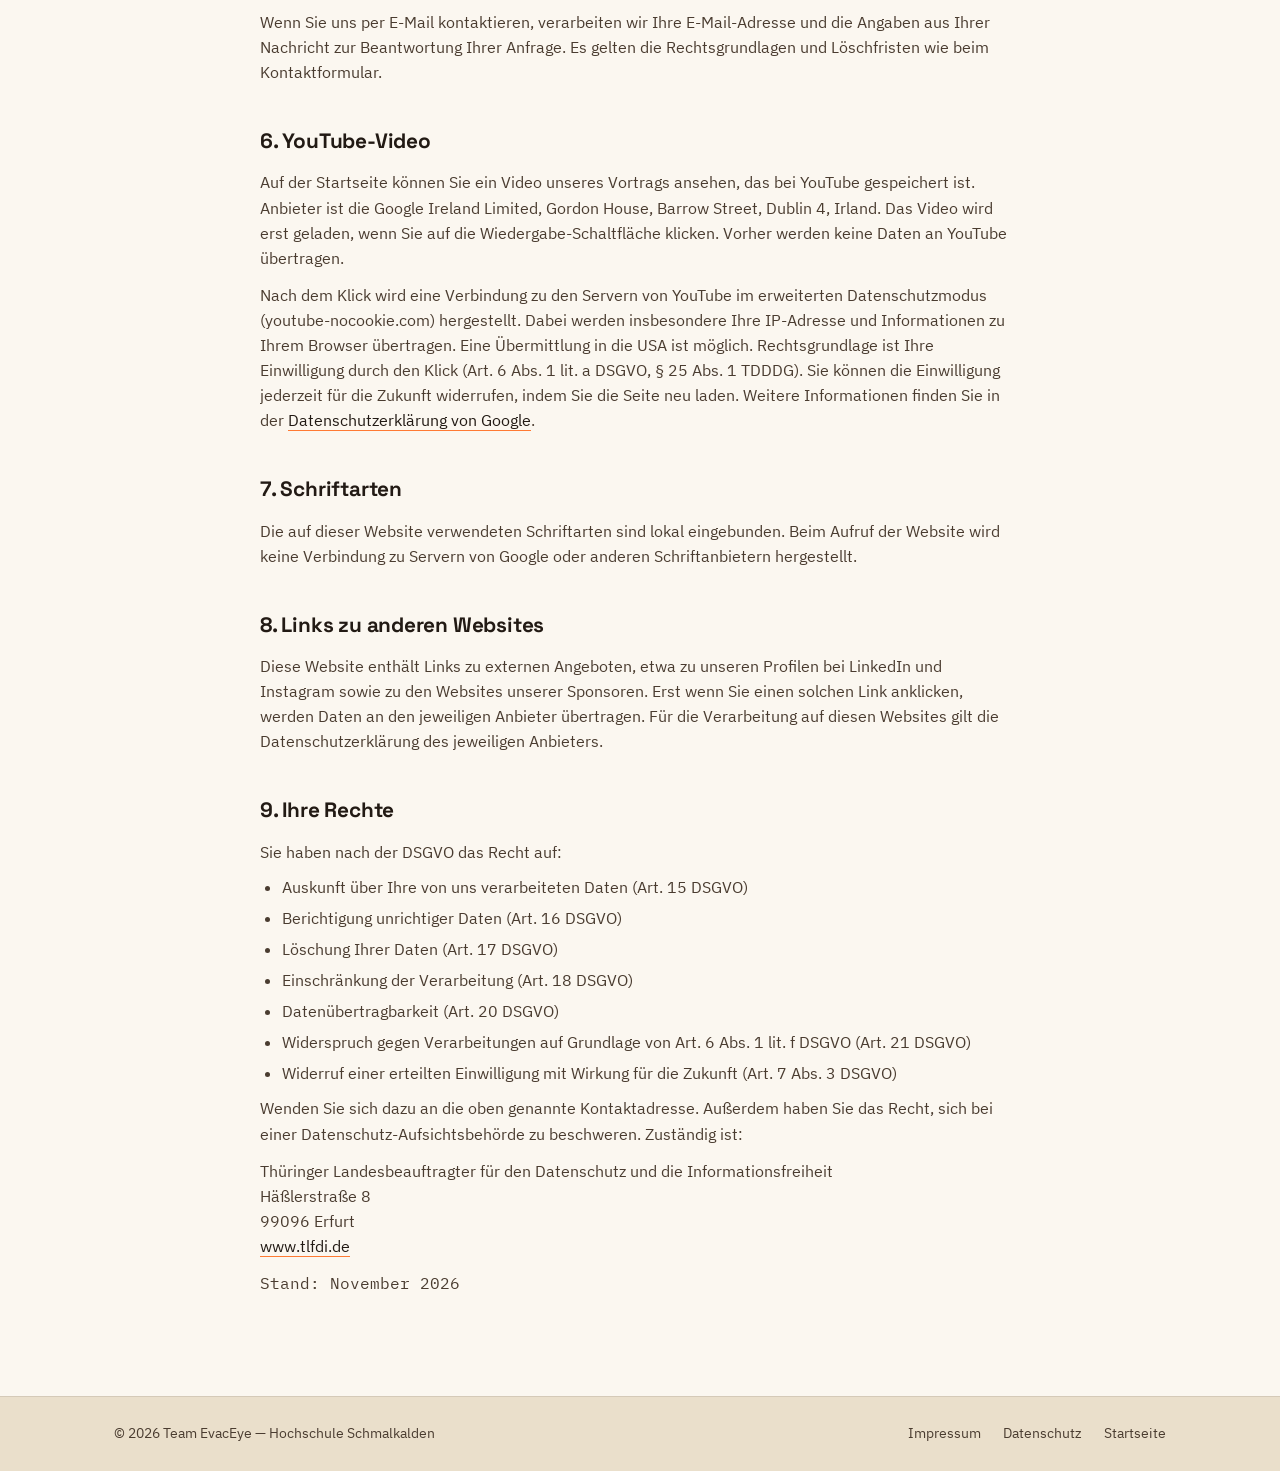
<file: datenschutz.html>
<!DOCTYPE html>
<html lang="de">
<head>
<meta charset="UTF-8">
<meta name="viewport" content="width=device-width, initial-scale=1.0">
<title>Datenschutzerklärung — EvacEye</title>
  <link rel="icon" href="favicon.ico">
  <link rel="icon" type="image/png" sizes="48x48" href="favicon-48x48.png">
  <link rel="icon" type="image/png" sizes="192x192" href="favicon-192x192.png">
<link rel="stylesheet" href="assets/fonts/fonts.css">
<link rel="stylesheet" href="style.css">
</head>
<body>

<header class="site-header" id="siteHeader">
  <div class="header-inner">
    <a href="index.html" class="brand">
      <img src="assets/logo-icon.png" alt="" class="brand-icon">
      <span class="brand-word"><span class="brand-word-evac">Evac</span><span class="brand-word-eye">Eye</span></span>
    </a>
    <a href="index.html#kontakt" class="btn btn--cosima-small">Kontakt</a>
  </div>
</header>

<main class="legal">
  <div class="legal-inner">
    <a href="index.html" class="legal-back">← Zur Startseite</a>
    <h1>Datenschutzerklärung</h1>

    <h2>1. Verantwortlicher</h2>
    <p>Verantwortlich für die Datenverarbeitung auf dieser Website im Sinne der Datenschutz-Grundverordnung (DSGVO) ist:</p>
    <p>Leonard Maletzke<br>c/o Hochschule Schmalkalden<br>Fakultät Elektrotechnik<br>Blechhammer 9<br>98574 Schmalkalden<br>E-Mail: <a href="mailto:li.maletzke@stud.fh-sm.de">li.maletzke@stud.fh-sm.de</a></p>

    <h2>2. Überblick</h2>
    <p>Diese Website verwendet keine Cookies, keine Analyse- oder Trackingdienste und keine Werbung. Personenbezogene Daten werden nur verarbeitet, soweit dies für die Bereitstellung der Website, die Beantwortung Ihrer Anfragen oder nach Ihrer Einwilligung erforderlich ist.</p>

    <h2>3. Hosting über GitHub Pages</h2>
    <p>Diese Website wird über GitHub Pages bereitgestellt, einen Dienst der GitHub, Inc., 88 Colin P. Kelly Jr. Street, San Francisco, CA 94107, USA. Beim Aufruf der Website verarbeitet GitHub technisch notwendige Daten, insbesondere Ihre IP-Adresse, Datum und Uhrzeit des Zugriffs, die aufgerufene Seite sowie Informationen zu Browser und Betriebssystem. Diese Daten dienen der Auslieferung der Website und der Sicherheit des Dienstes.</p>
    <p>Rechtsgrundlage ist Art. 6 Abs. 1 lit. f DSGVO. Unser berechtigtes Interesse liegt in einer zuverlässigen und sicheren Bereitstellung der Website. Dabei kann eine Übermittlung von Daten in die USA erfolgen. Weitere Informationen finden Sie in der <a href="https://docs.github.com/de/site-policy/privacy-policies/github-general-privacy-statement" target="_blank" rel="noopener">Datenschutzerklärung von GitHub</a>.</p>

    <h2 id="kontaktformular">4. Kontaktformular</h2>
    <p>Wenn Sie uns über das Kontaktformular schreiben, verarbeiten wir die von Ihnen angegebenen Daten (Name, E-Mail-Adresse, ausgewählte Rolle und Nachricht), um Ihre Anfrage zu beantworten.</p>
    <p>Für den Versand nutzen wir den Dienst Formspree der Formspree, Inc., USA. Formspree empfängt die Formulardaten einschließlich Ihrer IP-Adresse und leitet sie per E-Mail an uns weiter. Die Daten werden dabei auf Servern in den USA verarbeitet. Formspree stützt die Übermittlung nach eigenen Angaben auf die Standardvertragsklauseln der EU-Kommission. Weitere Informationen finden Sie in der <a href="https://formspree.io/legal/privacy-policy" target="_blank" rel="noopener">Datenschutzerklärung von Formspree</a>.</p>
    <p>Rechtsgrundlage ist Art. 6 Abs. 1 lit. b DSGVO, sofern Ihre Anfrage auf eine Zusammenarbeit oder einen Vertrag abzielt, im Übrigen Art. 6 Abs. 1 lit. f DSGVO. Unser berechtigtes Interesse liegt in der Beantwortung Ihrer Anfrage. Wir löschen Ihre Daten, sobald Ihre Anfrage abschließend bearbeitet ist und keine gesetzlichen Aufbewahrungspflichten entgegenstehen.</p>
    <p>Nach dem erfolgreichen Absenden speichert die Website im Sitzungsspeicher Ihres Browsers (sessionStorage) einen Vermerk ohne personenbezogene Daten, damit das Formular nicht erneut ausgefüllt angezeigt wird. Dieser Vermerk wird beim Schließen des Browser-Tabs gelöscht. Die Speicherung ist technisch erforderlich (§ 25 Abs. 2 Nr. 2 TDDDG).</p>

    <h2>5. Kontakt per E-Mail</h2>
    <p>Wenn Sie uns per E-Mail kontaktieren, verarbeiten wir Ihre E-Mail-Adresse und die Angaben aus Ihrer Nachricht zur Beantwortung Ihrer Anfrage. Es gelten die Rechtsgrundlagen und Löschfristen wie beim Kontaktformular.</p>

    <h2 id="youtube">6. YouTube-Video</h2>
    <p>Auf der Startseite können Sie ein Video unseres Vortrags ansehen, das bei YouTube gespeichert ist. Anbieter ist die Google Ireland Limited, Gordon House, Barrow Street, Dublin 4, Irland. Das Video wird erst geladen, wenn Sie auf die Wiedergabe-Schaltfläche klicken. Vorher werden keine Daten an YouTube übertragen.</p>
    <p>Nach dem Klick wird eine Verbindung zu den Servern von YouTube im erweiterten Datenschutzmodus (youtube-nocookie.com) hergestellt. Dabei werden insbesondere Ihre IP-Adresse und Informationen zu Ihrem Browser übertragen. Eine Übermittlung in die USA ist möglich. Rechtsgrundlage ist Ihre Einwilligung durch den Klick (Art. 6 Abs. 1 lit. a DSGVO, § 25 Abs. 1 TDDDG). Sie können die Einwilligung jederzeit für die Zukunft widerrufen, indem Sie die Seite neu laden. Weitere Informationen finden Sie in der <a href="https://policies.google.com/privacy?hl=de" target="_blank" rel="noopener">Datenschutzerklärung von Google</a>.</p>

    <h2>7. Schriftarten</h2>
    <p>Die auf dieser Website verwendeten Schriftarten sind lokal eingebunden. Beim Aufruf der Website wird keine Verbindung zu Servern von Google oder anderen Schriftanbietern hergestellt.</p>

    <h2>8. Links zu anderen Websites</h2>
    <p>Diese Website enthält Links zu externen Angeboten, etwa zu unseren Profilen bei LinkedIn und Instagram sowie zu den Websites unserer Sponsoren. Erst wenn Sie einen solchen Link anklicken, werden Daten an den jeweiligen Anbieter übertragen. Für die Verarbeitung auf diesen Websites gilt die Datenschutzerklärung des jeweiligen Anbieters.</p>

    <h2>9. Ihre Rechte</h2>
    <p>Sie haben nach der DSGVO das Recht auf:</p>
    <ul>
      <li>Auskunft über Ihre von uns verarbeiteten Daten (Art. 15 DSGVO)</li>
      <li>Berichtigung unrichtiger Daten (Art. 16 DSGVO)</li>
      <li>Löschung Ihrer Daten (Art. 17 DSGVO)</li>
      <li>Einschränkung der Verarbeitung (Art. 18 DSGVO)</li>
      <li>Datenübertragbarkeit (Art. 20 DSGVO)</li>
      <li>Widerspruch gegen Verarbeitungen auf Grundlage von Art. 6 Abs. 1 lit. f DSGVO (Art. 21 DSGVO)</li>
      <li>Widerruf einer erteilten Einwilligung mit Wirkung für die Zukunft (Art. 7 Abs. 3 DSGVO)</li>
    </ul>
    <p>Wenden Sie sich dazu an die oben genannte Kontaktadresse. Außerdem haben Sie das Recht, sich bei einer Datenschutz-Aufsichtsbehörde zu beschweren. Zuständig ist:</p>
    <p>Thüringer Landesbeauftragter für den Datenschutz und die Informationsfreiheit<br>Häßlerstraße 8<br>99096 Erfurt<br><a href="https://www.tlfdi.de" target="_blank" rel="noopener">www.tlfdi.de</a></p>

    <p class="legal-meta">Stand: November 2026</p>
  </div>
</main>

<footer class="site-footer">
  <div class="footer-inner">
    <span>© <span id="year"></span> Team EvacEye — Hochschule Schmalkalden</span>
    <nav class="footer-links" aria-label="Weitere Links">
      <a href="impressum.html">Impressum</a>
      <a href="datenschutz.html">Datenschutz</a>
      <a href="index.html">Startseite</a>
    </nav>
  </div>
</footer>

<script src="script.js"></script>
</body>
</html>
</file>
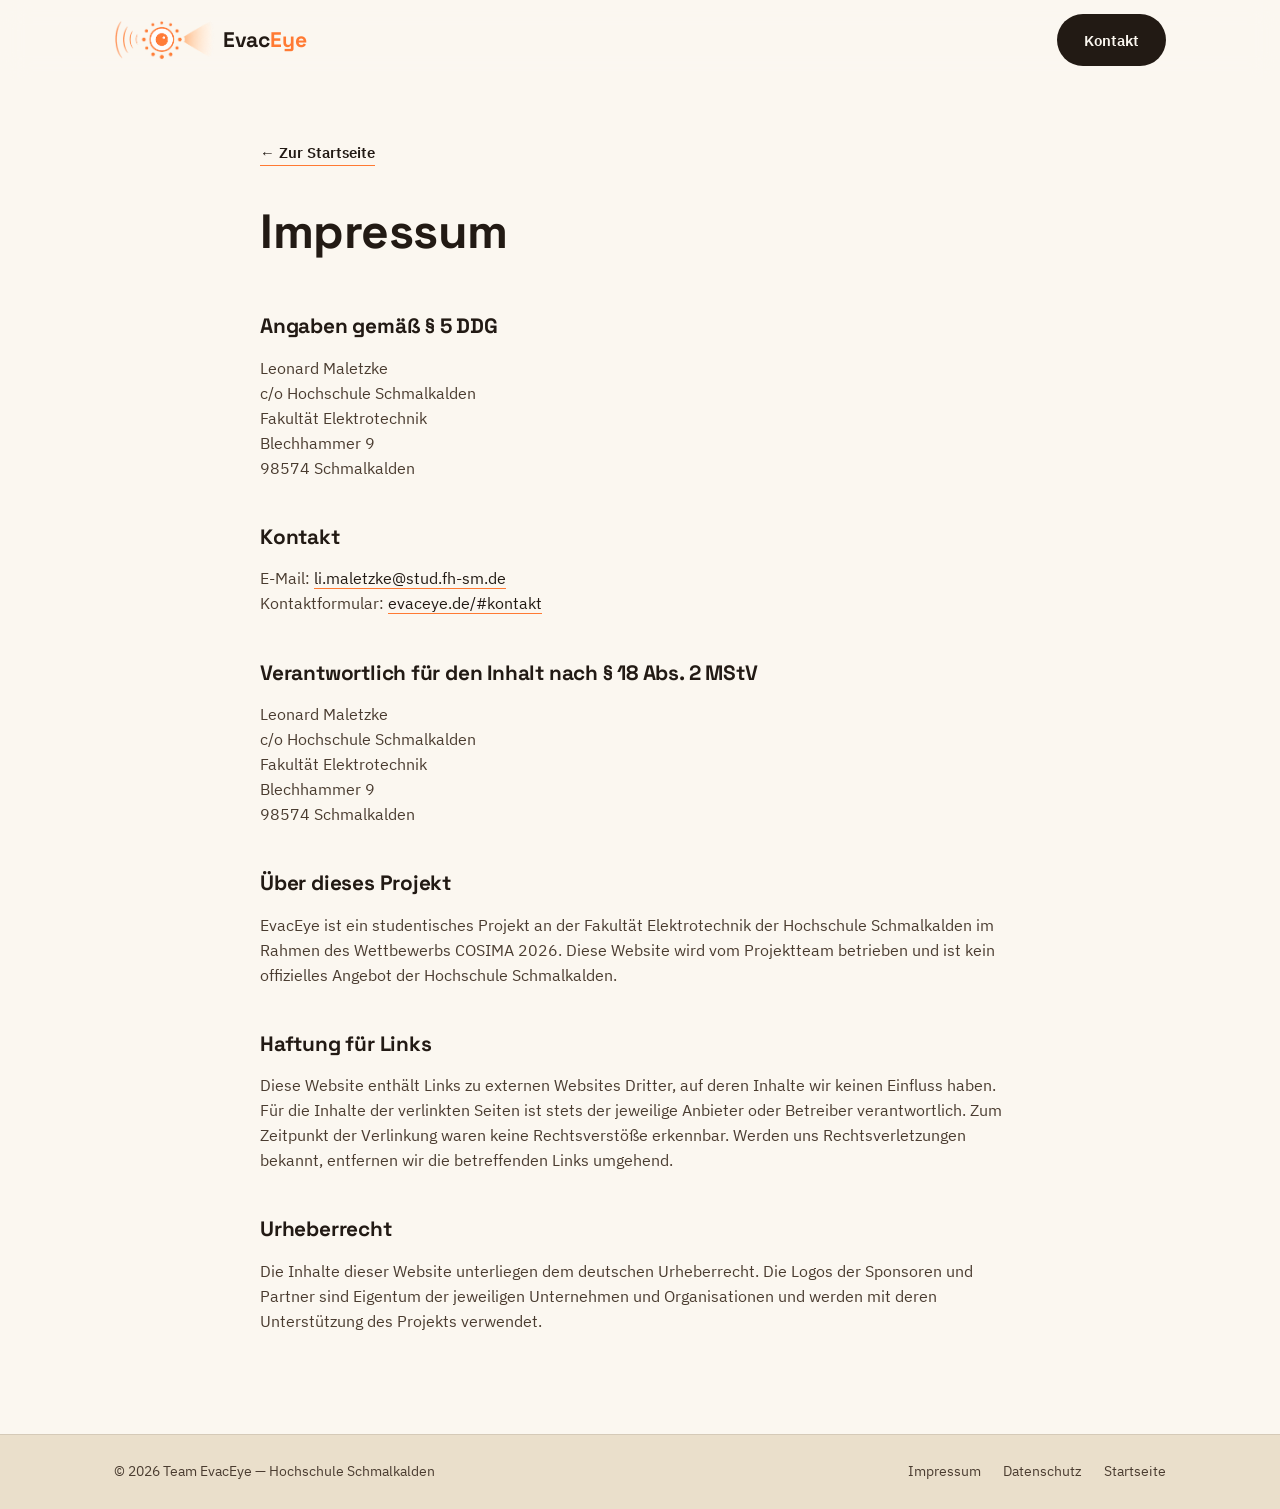
<file: impressum.html>
<!DOCTYPE html>
<html lang="de">
<head>
<meta charset="UTF-8">
<meta name="viewport" content="width=device-width, initial-scale=1.0">
<title>Impressum — EvacEye</title>
  <link rel="icon" href="favicon.ico">
  <link rel="icon" type="image/png" sizes="48x48" href="favicon-48x48.png">
  <link rel="icon" type="image/png" sizes="192x192" href="favicon-192x192.png">
<link rel="stylesheet" href="assets/fonts/fonts.css">
<link rel="stylesheet" href="style.css">
</head>
<body>

<header class="site-header" id="siteHeader">
  <div class="header-inner">
    <a href="index.html" class="brand">
      <img src="assets/logo-icon.png" alt="" class="brand-icon">
      <span class="brand-word"><span class="brand-word-evac">Evac</span><span class="brand-word-eye">Eye</span></span>
    </a>
    <a href="index.html#kontakt" class="btn btn--cosima-small">Kontakt</a>
  </div>
</header>

<main class="legal">
  <div class="legal-inner">
    <a href="index.html" class="legal-back">← Zur Startseite</a>
    <h1>Impressum</h1>

    <h2>Angaben gemäß § 5 DDG</h2>
    <p>Leonard Maletzke<br>c/o Hochschule Schmalkalden<br>Fakultät Elektrotechnik<br>Blechhammer 9<br>98574 Schmalkalden</p>

    <h2>Kontakt</h2>
    <p>E-Mail: <a href="mailto:li.maletzke@stud.fh-sm.de">li.maletzke@stud.fh-sm.de</a><br>
    Kontaktformular: <a href="index.html#kontakt">evaceye.de/#kontakt</a></p>

    <h2>Verantwortlich für den Inhalt nach § 18 Abs. 2 MStV</h2>
    <p>Leonard Maletzke<br>c/o Hochschule Schmalkalden<br>Fakultät Elektrotechnik<br>Blechhammer 9<br>98574 Schmalkalden</p>

    <h2>Über dieses Projekt</h2>
    <p>EvacEye ist ein studentisches Projekt an der Fakultät Elektrotechnik der Hochschule Schmalkalden im Rahmen des Wettbewerbs COSIMA 2026. Diese Website wird vom Projektteam betrieben und ist kein offizielles Angebot der Hochschule Schmalkalden.</p>

    <h2>Haftung für Links</h2>
    <p>Diese Website enthält Links zu externen Websites Dritter, auf deren Inhalte wir keinen Einfluss haben. Für die Inhalte der verlinkten Seiten ist stets der jeweilige Anbieter oder Betreiber verantwortlich. Zum Zeitpunkt der Verlinkung waren keine Rechtsverstöße erkennbar. Werden uns Rechtsverletzungen bekannt, entfernen wir die betreffenden Links umgehend.</p>

    <h2>Urheberrecht</h2>
    <p>Die Inhalte dieser Website unterliegen dem deutschen Urheberrecht. Die Logos der Sponsoren und Partner sind Eigentum der jeweiligen Unternehmen und Organisationen und werden mit deren Unterstützung des Projekts verwendet.</p>
  </div>
</main>

<footer class="site-footer">
  <div class="footer-inner">
    <span>© <span id="year"></span> Team EvacEye — Hochschule Schmalkalden</span>
    <nav class="footer-links" aria-label="Weitere Links">
      <a href="impressum.html">Impressum</a>
      <a href="datenschutz.html">Datenschutz</a>
      <a href="index.html">Startseite</a>
    </nav>
  </div>
</footer>

<script src="script.js"></script>
</body>
</html>
</file>
<file: assets/fonts/fonts.css>
/* Schriftarten lokal eingebunden (SIL Open Font License) — keine Verbindung zu Google Fonts */
@font-face {
  font-family: "Space Grotesk";
  font-style: normal;
  font-weight: 500;
  font-display: swap;
  src: url("space-grotesk-latin-500-normal.woff2") format("woff2");
}
@font-face {
  font-family: "Space Grotesk";
  font-style: normal;
  font-weight: 600;
  font-display: swap;
  src: url("space-grotesk-latin-600-normal.woff2") format("woff2");
}
@font-face {
  font-family: "Space Grotesk";
  font-style: normal;
  font-weight: 700;
  font-display: swap;
  src: url("space-grotesk-latin-700-normal.woff2") format("woff2");
}
@font-face {
  font-family: "IBM Plex Sans";
  font-style: normal;
  font-weight: 400;
  font-display: swap;
  src: url("ibm-plex-sans-latin-400-normal.woff2") format("woff2");
}
@font-face {
  font-family: "IBM Plex Sans";
  font-style: normal;
  font-weight: 500;
  font-display: swap;
  src: url("ibm-plex-sans-latin-500-normal.woff2") format("woff2");
}
@font-face {
  font-family: "IBM Plex Sans";
  font-style: normal;
  font-weight: 600;
  font-display: swap;
  src: url("ibm-plex-sans-latin-600-normal.woff2") format("woff2");
}
@font-face {
  font-family: "IBM Plex Mono";
  font-style: normal;
  font-weight: 400;
  font-display: swap;
  src: url("ibm-plex-mono-latin-400-normal.woff2") format("woff2");
}
@font-face {
  font-family: "IBM Plex Mono";
  font-style: normal;
  font-weight: 500;
  font-display: swap;
  src: url("ibm-plex-mono-latin-500-normal.woff2") format("woff2");
}
</file>
<file: style.css>
/* =========================================================
   EvacEye — Designsystem
   Farben, Typografie und Layout leiten sich direkt aus dem
   eigenen Produktkonzept ab: Orange = Person erkannt,
   Hellblau = kleiner Akzent für Sensorausfall, Neutral = kein Befund.
   Helles, seriöses Grundgerüst mit warmen Off-White-Tönen.
   ========================================================= */

:root {
  /* Farben — helles Grundgerüst */
  --ink: #221A14;              /* warmes Dunkelbraun-Schwarz für Text */
  --ink-soft: #4A3C30;
  --paper: #FBF7F0;            /* warmes Off-White, Basis hell */
  --paper-alt: #F3ECE0;        /* etwas wärmerer Ton für Wechsel-Sections */
  --paper-deep: #EADFCB;       /* tiefster warmer Ton, Seitenende */
  --panel: #FFFFFF;            /* Karten-Hintergrund */
  --panel-line: rgba(34, 26, 20, 0.1);
  --text-hi: #221A14;
  --text-mid: #4A3C30;
  --text-low: #6B5B4D;
  --signal-occupied: #FF7A33;   /* Person erkannt — Hauptakzent Orange */
  --signal-hot: #E8491F;        /* Person + Hitze, kräftigeres Orange-Rot */
  --signal-clear: #D9CBB8;      /* kein Befund, neutral warm */
  --signal-offline: #4FB3E8;    /* Sensorausfall — einziger Blau-Akzent */

  /* Typografie */
  --font-display: "Space Grotesk", "IBM Plex Sans", sans-serif;
  --font-body: "IBM Plex Sans", sans-serif;
  --font-mono: "IBM Plex Mono", monospace;

  /* Layout */
  --maxw: 1180px;
  --pad: clamp(20px, 5vw, 64px);
  --radius: 14px;
}

* { box-sizing: border-box; }
html { scroll-behavior: smooth; }

@media (prefers-reduced-motion: reduce) {
  html { scroll-behavior: auto; }
  *, *::before, *::after {
    animation-duration: 0.001ms !important;
    animation-iteration-count: 1 !important;
    transition-duration: 0.001ms !important;
    scroll-behavior: auto !important;
  }
}

body {
  margin: 0;
  background: var(--paper);
  color: var(--text-hi);
  font-family: var(--font-body);
  font-size: 16px;
  line-height: 1.6;
  -webkit-font-smoothing: antialiased;
}

a { color: inherit; text-decoration: none; }

h1, h2, h3, h4 {
  font-family: var(--font-display);
  margin: 0;
  letter-spacing: -0.01em;
}

p { margin: 0; }

ul { margin: 0; padding: 0; list-style: none; }

button { font-family: inherit; cursor: pointer; }

:focus-visible {
  outline: 2px solid var(--signal-occupied);
  outline-offset: 3px;
  border-radius: 4px;
}

.nav-index {
  font-family: var(--font-mono);
  font-size: 0.72em;
  color: var(--text-low);
  margin-right: 0.5em;
}

/* ---------- Scan progress bar ---------- */
.scan-progress {
  position: fixed;
  top: 0; left: 0;
  height: 2px;
  width: 0%;
  background: linear-gradient(90deg, var(--signal-occupied), var(--signal-hot));
  z-index: 1000;
  transition: width 0.1s linear;
}

/* ---------- Header ---------- */
.site-header {
  position: fixed;
  top: 0; left: 0; right: 0;
  z-index: 500;
  background: rgba(251, 247, 240, 0.75);
  backdrop-filter: blur(14px);
  border-bottom: 1px solid transparent;
  transition: border-color 0.3s, background 0.3s;
}
.site-header.is-scrolled {
  border-bottom-color: var(--panel-line);
  background: rgba(251, 247, 240, 0.94);
  box-shadow: 0 1px 24px -8px rgba(34, 26, 20, 0.12);
}
.header-inner {
  max-width: var(--maxw);
  margin: 0 auto;
  padding: 14px var(--pad);
  display: flex;
  align-items: center;
  justify-content: space-between;
  gap: 20px;
}
.brand {
  display: flex;
  align-items: center;
  gap: 8px;
}
.brand-icon {
  height: 40px;
  width: auto;
  display: block;
}
.brand-word {
  font-family: var(--font-display);
  font-size: 1.32rem;
  font-weight: 700;
  letter-spacing: -0.01em;
  display: flex;
}
.brand-word-evac { color: var(--ink); }
.brand-word-eye { color: var(--signal-occupied); }
.main-nav {
  display: flex;
  gap: 28px;
  font-size: 0.92rem;
  font-weight: 500;
  margin-left: auto;
}
.main-nav a {
  color: var(--text-mid);
  transition: color 0.2s;
  display: flex;
  align-items: center;
}
.main-nav a:hover, .main-nav a.is-active { color: var(--signal-occupied); }

.btn--cosima-small {
  background: var(--ink);
  color: var(--paper);
  padding: 9px 18px;
  font-size: 0.85rem;
  border-radius: 999px;
  font-weight: 600;
  flex-shrink: 0;
  transition: background 0.2s, transform 0.15s;
}
.btn--cosima-small:hover { background: var(--signal-occupied); transform: translateY(-1px); }

.nav-toggle {
  display: none;
  flex-direction: column;
  justify-content: center;
  gap: 5px;
  width: 36px;
  height: 36px;
  background: none;
  border: none;
  padding: 0;
}
.nav-toggle span {
  display: block;
  width: 100%;
  height: 2px;
  background: var(--text-hi);
  border-radius: 2px;
  transition: transform 0.25s, opacity 0.25s;
}
.nav-toggle[aria-expanded="true"] span:nth-child(1) { transform: translateY(7px) rotate(45deg); }
.nav-toggle[aria-expanded="true"] span:nth-child(2) { opacity: 0; }
.nav-toggle[aria-expanded="true"] span:nth-child(3) { transform: translateY(-7px) rotate(-45deg); }

/* ---------- Buttons ---------- */
.btn {
  display: inline-flex;
  align-items: center;
  justify-content: center;
  padding: 13px 26px;
  border-radius: 999px;
  font-weight: 600;
  font-size: 0.95rem;
  border: 1px solid transparent;
  transition: transform 0.15s, background 0.2s, border-color 0.2s, box-shadow 0.2s;
}
.btn--primary {
  background: var(--signal-occupied);
  color: #1A0E05;
  box-shadow: 0 8px 24px -8px rgba(255, 122, 51, 0.55);
}
.btn--primary:hover { transform: translateY(-1px); box-shadow: 0 10px 28px -6px rgba(255, 122, 51, 0.65); }
.btn--ghost {
  background: transparent;
  color: var(--text-hi);
  border-color: var(--panel-line);
}
.btn--ghost:hover { border-color: var(--text-mid); }
.btn--block { width: 100%; }
.btn--cosima {
  background: transparent;
  color: var(--ink);
  border-color: var(--ink);
}
.btn--cosima:hover { background: var(--ink); color: var(--paper); transform: translateY(-1px); }
.btn--team,
.btn--hochschule {
  background: transparent;
  color: var(--ink);
  border-color: var(--ink);
  border-width: 1.5px;
}
.btn--team:hover,
.btn--hochschule:hover { background: var(--ink); color: var(--paper); transform: translateY(-1px); }

/* ---------- Hero ---------- */
.hero {
  position: relative;
  padding: 150px var(--pad) 90px;
  max-width: var(--maxw);
  margin: 0 auto;
  display: grid;
  grid-template-columns: 1fr;
  gap: 56px;
  overflow: hidden;
}
.hero-bg {
  position: absolute;
  inset: -150px -10% auto -10%;
  height: 780px;
  z-index: 0;
  overflow: hidden;
}
.hero-bg-img {
  width: 100%;
  height: 100%;
  object-fit: cover;
  object-position: top center;
  opacity: 0.9;
}
.hero-bg-fade {
  position: absolute;
  inset: 0;
  background: linear-gradient(180deg,
    rgba(251, 247, 240, 0.15) 0%,
    rgba(251, 247, 240, 0.55) 55%,
    var(--paper) 100%);
}
.hero-inner { position: relative; z-index: 1; max-width: 760px; }

.eyebrow {
  display: flex;
  width: fit-content;
  align-items: center;
  gap: 8px;
  font-family: var(--font-mono);
  font-size: 0.8rem;
  letter-spacing: 0.04em;
  color: var(--text-hi);
  margin-bottom: 22px;
  text-transform: uppercase;
}

.dot {
  width: 8px; height: 8px;
  border-radius: 50%;
  display: inline-block;
  flex-shrink: 0;
}
.dot--occupied { background: var(--signal-occupied); box-shadow: 0 0 0 0 rgba(255,122,51,0.7); animation: pulse 2.2s infinite; }

@keyframes pulse {
  0% { box-shadow: 0 0 0 0 rgba(255,122,51,0.55); }
  70% { box-shadow: 0 0 0 7px rgba(255,122,51,0); }
  100% { box-shadow: 0 0 0 0 rgba(255,122,51,0); }
}

.hero-title {
  font-size: clamp(2.6rem, 6vw, 4.4rem);
  font-weight: 700;
  line-height: 1.04;
  color: var(--text-hi);
  margin-bottom: 26px;
}

.hero-sub {
  font-size: 1.12rem;
  color: var(--text-hi);
  max-width: 600px;
  margin-bottom: 36px;
}

.hero-actions { display: flex; flex-direction: column; gap: 14px; align-items: flex-start; }
.hero-actions-row { display: flex; gap: 14px; flex-wrap: wrap; }

/* ---------- Hero floorplan (signature element) ---------- */
.hero-floorplan { position: relative; z-index: 1; }

.floorplan-card {
  background: var(--panel);
  border: 1px solid var(--panel-line);
  border-radius: var(--radius);
  padding: 22px;
  max-width: 640px;
  box-shadow: 0 30px 60px -30px rgba(34, 26, 20, 0.25);
}

.floorplan-head {
  display: flex;
  justify-content: space-between;
  align-items: center;
  margin-bottom: 18px;
  font-family: var(--font-mono);
  font-size: 0.78rem;
}
.floorplan-title { color: var(--text-mid); }
.floorplan-live {
  display: flex; align-items: center; gap: 7px;
  color: var(--signal-occupied);
}

.floorplan-grid {
  display: grid;
  grid-template-columns: repeat(2, 1fr);
  gap: 12px;
}

.room {
  border-radius: 10px;
  padding: 16px;
  display: flex;
  flex-direction: column;
  gap: 6px;
  border: 1.5px solid var(--signal-clear);
  background: var(--paper-alt);
  transition: transform 0.2s, border-color 0.2s;
  cursor: default;
}
.room:hover { transform: translateY(-2px); }
.room-label { font-family: var(--font-mono); font-size: 0.75rem; color: var(--text-mid); }
.room-icon { font-size: 1.3rem; line-height: 1; }
.room-status { font-size: 0.8rem; color: var(--text-low); }

.room.is-occupied { border-color: var(--signal-occupied); }
.room.is-occupied .room-icon { color: var(--signal-occupied); }
.room.is-occupied .room-status { color: var(--signal-occupied); }

.room.is-hot { border-color: var(--signal-hot); background: rgba(255, 61, 46, 0.08); }
.room.is-hot .room-icon--flame { color: var(--signal-hot); }
.room.is-hot .room-status { color: var(--signal-hot); }

.room.is-clear .room-icon { color: var(--text-low); }

.room.is-offline { border-color: var(--signal-offline); border-style: dashed; }
.room.is-offline .room-icon { color: var(--signal-offline); }
.room.is-offline .room-status { color: var(--signal-offline); }

.floorplan-legend {
  display: flex;
  flex-wrap: wrap;
  gap: 16px;
  margin-top: 18px;
  padding-top: 16px;
  border-top: 1px solid var(--panel-line);
  font-size: 0.78rem;
  color: var(--text-low);
}
.floorplan-legend span { display: flex; align-items: center; gap: 6px; }
.legend-dot { width: 9px; height: 9px; border-radius: 50%; display: inline-block; }
.legend-dot--occupied { background: var(--signal-occupied); }
.legend-dot--hot { background: var(--signal-hot); }
.legend-dot--clear { background: var(--signal-clear); }
.legend-dot--offline { background: var(--signal-offline); }

/* ---------- Hero meta strip ---------- */
.hero-meta {
  position: relative;
  z-index: 1;
  display: flex;
  flex-wrap: wrap;
  gap: 40px;
  padding-top: 36px;
  border-top: 1px solid var(--panel-line);
}
.meta-item { display: flex; flex-direction: column; gap: 4px; }
.meta-num {
  font-family: var(--font-display);
  font-size: 1.9rem;
  font-weight: 700;
  color: var(--text-hi);
}
.meta-label { font-size: 0.85rem; color: var(--text-low); max-width: 220px; }

/* ---------- Generic section ---------- */
.section {
  padding: 110px var(--pad);
  border-top: 1px solid var(--panel-line);
  background: var(--paper);
  position: relative;
}
.section--problem { background: var(--paper); }
.section--loesung { background: var(--paper-alt); }
.section--technik { background: var(--paper); }
.section--team { background: var(--paper-alt); }
.section--sicherheit { background: var(--paper-alt); }
.section--aktuelles { background: var(--paper); }
.section--sponsoren { background: var(--paper); }

/* ---------- Vortrag / Video ---------- */
.video-wrap {
  position: relative;
  width: 100%;
  max-width: 900px;
  aspect-ratio: 16 / 9;
  margin-top: 48px;
  border-radius: 14px;
  overflow: hidden;
  box-shadow: 0 18px 48px rgba(11, 19, 32, 0.16);
  background: #000;
}
.video-wrap--hero {
  max-width: none;
  margin-top: 0;
  border-radius: 10px;
}
.video-wrap iframe {
  position: absolute;
  inset: 0;
  width: 100%;
  height: 100%;
  border: 0;
}

.video-card {
  background: var(--panel);
  border: 1px solid var(--panel-line);
  border-radius: var(--radius);
  padding: 18px;
  max-width: 640px;
  margin-top: 36px;
  box-shadow: 0 30px 60px -30px rgba(34, 26, 20, 0.25);
}
.video-card-head {
  display: flex;
  justify-content: space-between;
  align-items: center;
  flex-wrap: wrap;
  gap: 8px;
  margin-bottom: 14px;
  font-family: var(--font-mono);
  font-size: 0.78rem;
}
.video-card-eyebrow {
  display: flex;
  align-items: center;
  gap: 7px;
  color: var(--text-mid);
  text-transform: uppercase;
  letter-spacing: 0.04em;
}
.video-card-event {
  color: var(--text-low);
}
.video-card-caption {
  margin-top: 14px;
  font-size: 0.92rem;
  color: var(--text-mid);
  line-height: 1.5;
}

.section-inner { max-width: var(--maxw); margin: 0 auto; }

.section-eyebrow {
  font-family: var(--font-mono);
  font-size: 0.8rem;
  text-transform: uppercase;
  letter-spacing: 0.04em;
  color: var(--text-low);
  margin-bottom: 18px;
  display: flex;
  align-items: center;
}
.section-title {
  font-size: clamp(2.2rem, 4.6vw, 3.4rem);
  font-weight: 700;
  line-height: 1.12;
  max-width: 760px;
  margin-bottom: 22px;
}
.section-lead {
  font-size: 1.08rem;
  color: var(--text-mid);
  max-width: 680px;
}

/* ---------- Problem ---------- */
.problem-grid {
  display: grid;
  grid-template-columns: repeat(3, 1fr);
  gap: 20px;
  margin-top: 52px;
}
.problem-card {
  background: var(--panel);
  border: 1px solid var(--panel-line);
  border-radius: var(--radius);
  padding: 28px 24px;
}
.problem-card h3 {
  font-size: 1.1rem;
  margin-bottom: 12px;
  color: var(--text-hi);
}
.problem-card p { color: var(--text-mid); font-size: 0.95rem; }

.callout {
  margin-top: 36px;
  padding: 28px 30px;
  border-radius: var(--radius);
  background: linear-gradient(135deg, rgba(255,122,51,0.12), rgba(255,122,51,0.02));
  border: 1px solid rgba(255,122,51,0.3);
}
.callout p { color: var(--text-hi); font-size: 1.02rem; }
.callout strong { color: var(--signal-occupied); }

/* ---------- Lösung ---------- */
.loesung-layout {
  display: grid;
  grid-template-columns: 1.1fr 0.9fr;
  gap: 56px;
  margin-top: 52px;
  align-items: start;
}
.feature-row {
  padding: 22px 0;
  border-top: 1px solid var(--panel-line);
}
.loesung-text .feature-row:first-child { border-top: none; padding-top: 0; }
.feature-row h3 { font-size: 1.08rem; margin-bottom: 8px; color: var(--text-hi); }
.feature-row p { color: var(--text-mid); font-size: 0.96rem; }

.loesung-visual { position: sticky; top: 110px; }

.room-detail-card {
  background: var(--panel);
  border: 1px solid var(--panel-line);
  border-left: 3px solid var(--signal-hot);
  border-radius: var(--radius);
  padding: 28px;
}
.room-detail-eyebrow {
  font-family: var(--font-mono);
  font-size: 0.78rem;
  color: var(--signal-hot);
  display: block;
  margin-bottom: 18px;
}
.room-detail-list { display: flex; flex-direction: column; gap: 14px; margin-bottom: 22px; }
.room-detail-list li {
  display: flex;
  justify-content: space-between;
  align-items: baseline;
  padding-bottom: 12px;
  border-bottom: 1px solid var(--panel-line);
  font-size: 0.92rem;
}
.room-detail-list li:last-child { border-bottom: none; padding-bottom: 0; }
.room-detail-list span { color: var(--text-low); }
.room-detail-list strong { font-family: var(--font-mono); color: var(--text-hi); font-weight: 500; }
.status-flag { color: var(--signal-hot) !important; }
.room-detail-note { font-size: 0.85rem; color: var(--text-low); line-height: 1.55; }

/* ---------- Technik pipeline ---------- */
.pipeline {
  display: flex;
  align-items: stretch;
  gap: 0;
  margin-top: 56px;
  overflow-x: auto;
  padding-bottom: 8px;
}
.pipeline-step {
  flex: 1 1 0;
  min-width: 190px;
  background: var(--panel);
  border: 1px solid var(--panel-line);
  border-radius: var(--radius);
  padding: 24px 20px;
}
.pipeline-icon {
  display: inline-flex;
  align-items: center;
  justify-content: center;
  width: 38px; height: 38px;
  border-radius: 10px;
  background: rgba(255,122,51,0.12);
  color: var(--signal-occupied);
  font-size: 1.1rem;
  margin-bottom: 16px;
}
.pipeline-step h3 { font-size: 1rem; margin-bottom: 8px; color: var(--text-hi); }
.pipeline-step p { font-size: 0.86rem; color: var(--text-mid); }
.pipeline-connector {
  width: 28px;
  flex-shrink: 0;
  align-self: center;
  height: 1px;
  background: var(--panel-line);
  position: relative;
}
.pipeline-connector::after {
  content: "";
  position: absolute;
  right: 0; top: 50%;
  width: 6px; height: 6px;
  border-right: 1.5px solid var(--text-low);
  border-bottom: 1.5px solid var(--text-low);
  transform: translateY(-50%) rotate(-45deg);
}

.specs-grid {
  display: grid;
  grid-template-columns: repeat(3, 1fr);
  gap: 18px;
  margin-top: 28px;
}
.spec-card {
  background: var(--panel);
  border: 1px solid var(--panel-line);
  border-radius: var(--radius);
  padding: 24px 22px;
}
.spec-card h4 {
  font-size: 0.92rem;
  color: var(--signal-occupied);
  margin-bottom: 16px;
  font-family: var(--font-mono);
  text-transform: uppercase;
  letter-spacing: 0.03em;
}
.spec-card ul { display: flex; flex-direction: column; gap: 10px; }
.spec-card li {
  font-size: 0.88rem;
  color: var(--text-mid);
  padding-left: 16px;
  position: relative;
}
.spec-card li::before {
  content: "";
  position: absolute;
  left: 0; top: 0.55em;
  width: 6px; height: 6px;
  border-radius: 50%;
  background: var(--text-low);
}

/* ---------- Team ---------- */
.team-grid {
  display: grid;
  grid-template-columns: repeat(2, 1fr);
  gap: 20px;
  margin-top: 52px;
}
.team-card {
  background: var(--panel);
  border: 1px solid var(--panel-line);
  border-left: 3px solid var(--signal-occupied);
  border-radius: var(--radius);
  padding: 28px;
  display: grid;
  grid-template-columns: 96px 1fr;
  gap: 22px;
  align-items: start;
}
.team-photo {
  width: 96px;
  height: 96px;
  border-radius: 50%;
  object-fit: cover;
  border: 3px solid var(--signal-occupied);
  display: block;
}
.team-role-tag {
  display: block;
  font-family: var(--font-mono);
  font-size: 0.74rem;
  color: var(--signal-occupied);
  text-transform: uppercase;
  letter-spacing: 0.03em;
  margin-bottom: 14px;
}
.team-card h3 { font-size: 1.25rem; margin-bottom: 6px; color: var(--text-hi); }
.team-tasks { font-size: 0.92rem; color: var(--text-mid); margin-bottom: 14px; }
.team-exp { font-size: 0.86rem; color: var(--text-low); font-style: italic; line-height: 1.55; }

.hochschule-strip {
  margin-top: 28px;
  display: flex;
  justify-content: space-between;
  align-items: center;
  padding: 22px 28px;
  border-radius: var(--radius);
  background: var(--panel);
  border: 1px solid var(--panel-line);
  flex-wrap: wrap;
  gap: 16px;
}
.hochschule-strip strong { display: block; color: var(--text-hi); margin-bottom: 4px; }
.hochschule-strip span { font-size: 0.86rem; color: var(--text-low); }
.hochschule-badge {
  font-family: var(--font-mono);
  font-size: 0.8rem;
  padding: 8px 16px;
  border-radius: 999px;
  border: 1px solid var(--signal-occupied);
  color: var(--signal-occupied);
  transition: background 0.2s, color 0.2s;
}
.hochschule-badge:hover { background: var(--signal-occupied); color: #fff; }

/* ---------- Hero announcement ---------- */
.announce {
  display: inline-flex;
  align-items: center;
  gap: 10px;
  padding: 6px 14px 6px 6px;
  margin-bottom: 26px;
  border-radius: 999px;
  background: var(--panel);
  border: 1px solid rgba(255,122,51,0.35);
  font-size: 0.86rem;
  font-weight: 500;
  color: var(--text-hi);
  box-shadow: 0 8px 24px -14px rgba(34, 26, 20, 0.3);
  transition: border-color 0.2s, transform 0.15s;
}
.announce:hover { border-color: var(--signal-occupied); transform: translateY(-1px); }
.announce-tag {
  background: var(--signal-occupied);
  color: #1A0E05;
  font-family: var(--font-mono);
  font-size: 0.72rem;
  text-transform: uppercase;
  letter-spacing: 0.05em;
  padding: 3px 10px;
  border-radius: 999px;
}
.announce-arrow { color: var(--signal-occupied); }

/* ---------- Problem: Statistik ---------- */
.stat-row {
  display: grid;
  grid-template-columns: repeat(2, 1fr);
  gap: 20px;
  margin-top: 44px;
}
.stat {
  display: flex;
  flex-direction: column;
  gap: 6px;
  padding: 0 0 0 20px;
  border-left: 3px solid var(--signal-occupied);
}
.stat-num {
  font-family: var(--font-display);
  font-size: clamp(2rem, 4vw, 2.8rem);
  font-weight: 700;
  line-height: 1.1;
  color: var(--text-hi);
}
.stat-label { font-size: 0.92rem; color: var(--text-mid); max-width: 420px; }
.src {
  font-family: var(--font-mono);
  font-size: 0.74rem;
  color: var(--text-low);
  border-bottom: 1px solid var(--panel-line);
  white-space: nowrap;
}
.src:hover { color: var(--signal-occupied); }

/* ---------- Abbildungen ---------- */
.figure { margin: 56px 0 0; }
.figure img {
  display: block;
  width: 100%;
  height: auto;
  border-radius: var(--radius);
  border: 1px solid var(--panel-line);
  background: var(--panel);
  box-shadow: 0 30px 60px -36px rgba(34, 26, 20, 0.3);
}
.figure--plain img { padding: clamp(10px, 2vw, 24px); }
.figure figcaption {
  margin-top: 12px;
  font-family: var(--font-mono);
  font-size: 0.78rem;
  color: var(--text-low);
}

/* ---------- Lösung: Einsatzbereiche ---------- */
.usecase {
  margin-top: 56px;
  display: grid;
  grid-template-columns: 1.1fr 0.9fr;
  gap: 40px;
  align-items: center;
  padding: 32px;
  border-radius: var(--radius);
  background: var(--panel);
  border: 1px solid var(--panel-line);
}
.usecase h3 { font-size: 1.2rem; margin-bottom: 10px; }
.usecase p { color: var(--text-mid); font-size: 0.96rem; }
.chip-list { display: flex; flex-wrap: wrap; gap: 10px; }
.chip-list li {
  padding: 8px 16px;
  border-radius: 999px;
  background: var(--paper-alt);
  border: 1px solid var(--panel-line);
  font-size: 0.88rem;
  font-weight: 500;
}

/* ---------- Sicherheit ---------- */
.safety-grid {
  display: grid;
  grid-template-columns: repeat(3, 1fr);
  gap: 20px;
  margin-top: 52px;
}
.safety-card {
  background: var(--panel);
  border: 1px solid var(--panel-line);
  border-radius: var(--radius);
  padding: 26px 24px;
}
.safety-card--lead {
  grid-column: 1 / -1;
  border-left: 3px solid var(--signal-occupied);
  background: linear-gradient(135deg, rgba(255,122,51,0.10), var(--panel) 60%);
}
.safety-card--lead p { max-width: 820px; font-size: 1rem; }
.safety-tag {
  display: block;
  font-family: var(--font-mono);
  font-size: 0.74rem;
  text-transform: uppercase;
  letter-spacing: 0.03em;
  color: var(--signal-occupied);
  margin-bottom: 10px;
}
.safety-card h3 { font-size: 1.1rem; margin-bottom: 10px; }
.safety-card p { color: var(--text-mid); font-size: 0.93rem; }
.note-strip {
  margin-top: 20px;
  display: grid;
  grid-template-columns: 200px 1fr;
  gap: 24px;
  padding: 22px 26px;
  border-radius: var(--radius);
  border: 1px dashed rgba(79, 179, 232, 0.6);
  background: rgba(79, 179, 232, 0.06);
}
.note-strip-tag {
  font-family: var(--font-mono);
  font-size: 0.74rem;
  text-transform: uppercase;
  letter-spacing: 0.03em;
  color: #2A7FAE;
}
.note-strip p { font-size: 0.92rem; color: var(--text-mid); }

/* ---------- Messe ---------- */
.section--messe {
  background: var(--ink);
  color: var(--paper);
  border-top: none;
  overflow: hidden;
}
.section--messe::before {
  content: "";
  position: absolute;
  right: -180px; top: -180px;
  width: 520px; height: 520px;
  border-radius: 50%;
  background: radial-gradient(circle, rgba(255,122,51,0.28), rgba(255,122,51,0) 65%);
  pointer-events: none;
}
.messe-layout {
  position: relative;
  display: grid;
  grid-template-columns: 1fr 1fr;
  gap: 64px;
  align-items: start;
}
.section-eyebrow--light { color: var(--signal-occupied); }
.section-title--light { color: var(--paper); }
.section-lead--light { color: rgba(251, 247, 240, 0.78); }
.messe-facts {
  margin-top: 36px;
  display: flex;
  flex-direction: column;
  gap: 0;
  border-top: 1px solid rgba(251, 247, 240, 0.14);
}
.messe-facts > div {
  display: flex;
  gap: 20px;
  padding: 14px 0;
  border-bottom: 1px solid rgba(251, 247, 240, 0.14);
}
.messe-fact-label {
  width: 80px;
  flex-shrink: 0;
  font-family: var(--font-mono);
  font-size: 0.78rem;
  text-transform: uppercase;
  color: rgba(251, 247, 240, 0.55);
  padding-top: 2px;
}
.messe-fact-value { font-weight: 600; }
.demo-steps {
  list-style: none;
  margin: 0;
  padding: 0;
  display: flex;
  flex-direction: column;
  gap: 12px;
}
.demo-steps li {
  display: grid;
  grid-template-columns: 44px 1fr;
  gap: 16px;
  padding: 18px 20px;
  border-radius: var(--radius);
  background: rgba(251, 247, 240, 0.05);
  border: 1px solid rgba(251, 247, 240, 0.1);
}
.demo-num {
  font-family: var(--font-mono);
  font-size: 0.9rem;
  color: var(--signal-occupied);
  padding-top: 2px;
}
.demo-steps strong { display: block; font-family: var(--font-display); margin-bottom: 4px; }
.demo-steps p { font-size: 0.9rem; color: rgba(251, 247, 240, 0.72); }

/* ---------- Aktuelles ---------- */
.news-grid {
  display: grid;
  grid-template-columns: repeat(3, 1fr);
  gap: 20px;
  margin-top: 44px;
}
.news-card {
  display: flex;
  flex-direction: column;
  gap: 10px;
  background: var(--panel);
  border: 1px solid var(--panel-line);
  border-radius: var(--radius);
  padding: 26px 24px;
  transition: transform 0.2s, border-color 0.2s, box-shadow 0.2s;
}
.news-card:hover {
  transform: translateY(-3px);
  border-color: rgba(255,122,51,0.5);
  box-shadow: 0 20px 40px -28px rgba(34, 26, 20, 0.35);
}
.news-meta { font-family: var(--font-mono); font-size: 0.74rem; color: var(--text-low); }
.news-card h3 { font-size: 1.1rem; }
.news-card p { font-size: 0.92rem; color: var(--text-mid); flex-grow: 1; }
.news-link { font-weight: 600; font-size: 0.9rem; color: var(--signal-hot); }

/* ---------- Sponsoren ---------- */
.sponsor-grid {
  display: grid;
  grid-template-columns: repeat(2, 1fr);
  gap: 20px;
  margin-top: 52px;
}
.sponsor-card {
  display: flex;
  flex-direction: column;
  align-items: flex-start;
  background: var(--panel);
  border: 1px solid var(--panel-line);
  border-radius: var(--radius);
  padding: 28px;
  transition: border-color 0.2s, box-shadow 0.2s;
}
.sponsor-card:hover {
  border-color: rgba(255,122,51,0.45);
  box-shadow: 0 24px 48px -32px rgba(34, 26, 20, 0.35);
}
.sponsor-logo {
  height: 64px;
  display: flex;
  align-items: center;
  margin-bottom: 22px;
}
.sponsor-logo img {
  max-height: 56px;
  max-width: 220px;
  width: auto;
  height: auto;
  display: block;
}
.sponsor-tag {
  font-family: var(--font-mono);
  font-size: 0.72rem;
  text-transform: uppercase;
  letter-spacing: 0.04em;
  color: var(--signal-hot);
  background: rgba(255,122,51,0.1);
  padding: 4px 10px;
  border-radius: 999px;
  margin-bottom: 14px;
}
.sponsor-card h3 { font-size: 1.15rem; margin-bottom: 10px; }
.sponsor-card p { font-size: 0.93rem; color: var(--text-mid); margin-bottom: 22px; flex-grow: 1; }
.btn--sponsor {
  padding: 10px 20px;
  font-size: 0.88rem;
  background: var(--ink);
  color: var(--paper);
  gap: 8px;
}
.btn--sponsor:hover { background: var(--signal-occupied); color: #1A0E05; transform: translateY(-1px); }
.btn--sponsor-ghost {
  background: transparent;
  color: var(--ink);
  border: 1.5px solid var(--ink);
}
.btn--sponsor-ghost:hover { background: var(--ink); color: var(--paper); }
.sponsor-card--wide {
  grid-column: 1 / -1;
  display: grid;
  grid-template-columns: 240px 1fr;
  gap: 32px;
  align-items: center;
}
.sponsor-card--wide .sponsor-logo { margin-bottom: 0; justify-content: center; }
.sponsor-card--wide p { margin-bottom: 18px; }
.sponsor-wide-body { display: flex; flex-direction: column; align-items: flex-start; }
.sponsor-actions { display: flex; flex-wrap: wrap; gap: 10px; }
.sponsor-cta {
  margin-top: 28px;
  display: flex;
  justify-content: space-between;
  align-items: center;
  flex-wrap: wrap;
  gap: 16px;
  padding: 24px 28px;
  border-radius: var(--radius);
  background: linear-gradient(135deg, rgba(255,122,51,0.12), rgba(255,122,51,0.02));
  border: 1px solid rgba(255,122,51,0.3);
}
.sponsor-cta p { font-weight: 600; font-size: 1.02rem; }

/* ---------- Kompakte Ergänzungen ---------- */
.figure--compact { margin: 0; }
.callout--cta {
  display: flex;
  justify-content: space-between;
  align-items: center;
  flex-wrap: wrap;
  gap: 18px;
  margin-top: 40px;
}
.callout--cta p { max-width: 640px; }
.callout--cta strong { color: var(--text-hi); }
.messe-actions { display: flex; flex-wrap: wrap; gap: 12px; margin-top: 32px; }
.btn--light { color: var(--paper); border-color: rgba(251,247,240,0.5); }
.btn--light:hover { background: var(--paper); color: var(--ink); transform: translateY(-1px); }

/* ---------- Produkt: großes Tablet + Kacheln ---------- */
.figure--hero { margin-top: 52px; }
.figure--hero img { max-width: 1100px; margin: 0 auto; }
.figure--hero figcaption { text-align: center; }
.feature-grid {
  display: grid;
  grid-template-columns: repeat(4, 1fr);
  gap: 20px;
  margin-top: 40px;
}
.feature-card {
  background: var(--panel);
  border: 1px solid var(--panel-line);
  border-top: 3px solid var(--signal-occupied);
  border-radius: var(--radius);
  padding: 24px 22px;
}
.feature-card h3 { font-size: 1.05rem; margin-bottom: 10px; }
.feature-card p { font-size: 0.92rem; color: var(--text-mid); }
.messe-layout--single { grid-template-columns: 1fr; max-width: 760px; }

/* ---------- Problem / Lösung Ergänzungen ---------- */
.section-lead--follow { margin-top: 16px; }
.sensor-grid {
  display: grid;
  grid-template-columns: repeat(3, 1fr);
  gap: 20px;
  margin-top: 44px;
}
.sensor-card {
  background: var(--panel);
  border: 1px solid var(--panel-line);
  border-radius: var(--radius);
  padding: 26px 24px;
}
.sensor-card { border-top: 3px solid var(--signal-occupied); }
.sensor-tag {
  display: block;
  font-family: var(--font-mono);
  font-size: 0.74rem;
  text-transform: uppercase;
  letter-spacing: 0.03em;
  color: var(--signal-occupied);
  margin-bottom: 10px;
}
.sensor-card h3 { font-size: 1.15rem; margin-bottom: 10px; }
.sensor-card p { font-size: 0.93rem; color: var(--text-mid); }
.sub-title {
  font-size: clamp(1.5rem, 3vw, 2rem);
  margin: 80px 0 16px;
}
@media (max-width: 980px) { .sensor-grid { grid-template-columns: 1fr; } }

/* ---------- Video mit Zwei-Klick-Lösung ---------- */
.video-consent {
  position: absolute;
  inset: 0;
  display: flex;
  flex-direction: column;
  align-items: center;
  justify-content: center;
  gap: 18px;
  padding: 24px;
  text-align: center;
  background: radial-gradient(circle at 50% 40%, #3a2a1f, #120c08 75%);
  color: rgba(251, 247, 240, 0.85);
}
.video-play {
  width: 76px; height: 76px;
  border-radius: 50%;
  border: none;
  background: var(--signal-occupied);
  color: #1A0E05;
  font-size: 1.6rem;
  display: flex; align-items: center; justify-content: center;
  box-shadow: 0 10px 30px -8px rgba(255,122,51,0.7);
  transition: transform 0.15s;
}
.video-play:hover { transform: scale(1.06); }
.video-play-icon { margin-left: 4px; }
.video-consent-text { font-size: 0.82rem; max-width: 420px; line-height: 1.5; }
.video-consent-text a { color: var(--signal-occupied); text-decoration: underline; }
.form-privacy { font-size: 0.82rem; color: var(--text-low); }
.form-privacy a { text-decoration: underline; }

/* ---------- Rechtliche Seiten ---------- */
.legal { padding: 140px var(--pad) 100px; }
.legal-inner { max-width: 760px; margin: 0 auto; }
.legal h1 { font-size: clamp(2rem, 5vw, 3rem); margin-bottom: 32px; hyphens: auto; overflow-wrap: break-word; }
.legal-inner { overflow-wrap: break-word; }
.legal h2 { font-size: 1.3rem; margin: 40px 0 12px; }
.legal h3 { font-size: 1.05rem; margin: 24px 0 8px; }
.legal p, .legal li { color: var(--text-mid); font-size: 0.98rem; }
.legal p + p { margin-top: 12px; }
.legal ul { list-style: disc; padding-left: 22px; margin: 10px 0; display: flex; flex-direction: column; gap: 6px; }
.legal a { color: var(--ink); border-bottom: 1.5px solid var(--signal-occupied); }
.legal a:hover { color: var(--signal-occupied); }
.legal-meta { font-family: var(--font-mono); font-size: 0.8rem; color: var(--text-low); margin-top: 48px; }
.legal-back { display: inline-block; margin-bottom: 28px; font-weight: 600; font-size: 0.92rem; }

/* ---------- Logos ---------- */
.sponsor-logo img { max-height: 52px; }
.sponsor-logo--stack { flex-direction: column; gap: 18px; height: auto; align-items: center; }
.sponsor-logo--stack img { max-height: 40px; max-width: 180px; }
.hochschule-logo { height: 52px; width: auto; display: block; }
.hochschule-text { margin-right: auto; }

/* ---------- Social ---------- */
.social-links { display: flex; flex-wrap: wrap; gap: 10px; }
.social-link {
  font-size: 0.9rem;
  font-weight: 600;
  padding: 8px 16px;
  border-radius: 999px;
  border: 1.5px solid var(--ink);
  transition: background 0.2s, color 0.2s;
}
.social-link:hover { background: var(--ink); color: var(--paper); }
.footer-links { display: flex; gap: 22px; align-items: center; }
.footer-links a:hover { color: var(--signal-occupied); }

/* ---------- Kontakt ---------- */
.section--kontakt {
  background: var(--paper-deep);
  color: var(--ink);
  border-top: 1px solid var(--panel-line);
}
.section--kontakt .section-eyebrow,
.section--kontakt .nav-index { color: var(--text-low); }
.section--kontakt .section-title { color: var(--ink); }
.section--kontakt .section-lead { color: var(--text-mid); }

.kontakt-layout {
  display: grid;
  grid-template-columns: 1.3fr 0.7fr;
  gap: 56px;
  margin-top: 52px;
}

.kontakt-form {
  display: flex;
  flex-direction: column;
  gap: 18px;
}
.form-row { display: flex; flex-direction: column; gap: 8px; }
.form-row label {
  font-size: 0.85rem;
  font-weight: 600;
  color: var(--ink-soft);
}
.form-row input,
.form-row select,
.form-row textarea {
  font-family: var(--font-body);
  font-size: 0.96rem;
  padding: 13px 15px;
  border-radius: 10px;
  border: 1.5px solid var(--panel-line);
  background: #fff;
  color: var(--ink);
  resize: vertical;
  transition: border-color 0.2s;
}
.form-row input:focus,
.form-row select:focus,
.form-row textarea:focus {
  border-color: var(--signal-occupied);
}
.section--kontakt .btn--primary { color: #1A0E05; }
.form-note {
  font-size: 0.88rem;
  color: #1f7a3d;
  min-height: 1.2em;
}

.kontakt-info { display: flex; flex-direction: column; gap: 28px; }
.info-block h3 {
  font-size: 0.9rem;
  text-transform: uppercase;
  letter-spacing: 0.03em;
  color: var(--text-low);
  margin-bottom: 10px;
  font-family: var(--font-mono);
}
.info-block p { color: var(--ink); font-size: 0.96rem; line-height: 1.6; }
.email-link {
  font-weight: 600;
  color: var(--ink);
  border-bottom: 1.5px solid var(--signal-occupied);
  padding-bottom: 1px;
  transition: color 0.2s;
}
.email-link:hover { color: var(--signal-occupied); }

/* ---------- Footer ---------- */
.site-footer {
  background: var(--paper-deep);
  color: var(--text-mid);
  border-top: 1px solid var(--panel-line);
}
.footer-inner {
  max-width: var(--maxw);
  margin: 0 auto;
  padding: 26px var(--pad);
  display: flex;
  justify-content: space-between;
  align-items: center;
  font-size: 0.85rem;
}
.back-to-top { font-weight: 600; color: var(--ink); }
.back-to-top:hover { text-decoration: underline; color: var(--signal-occupied); }

/* ---------- Scroll-reveal ---------- */
.reveal {
  opacity: 0;
  transform: translateY(18px);
  transition: opacity 0.6s ease, transform 0.6s ease;
}
.reveal.is-visible { opacity: 1; transform: translateY(0); }

/* =========================================================
   Responsive
   ========================================================= */
@media (max-width: 980px) {
  .problem-grid { grid-template-columns: 1fr; }
  .loesung-layout { grid-template-columns: 1fr; }
  .loesung-visual { position: static; }
  .specs-grid { grid-template-columns: 1fr; }
  .team-grid { grid-template-columns: 1fr; }
  .kontakt-layout { grid-template-columns: 1fr; }
  .pipeline { flex-direction: column; }
  .safety-grid { grid-template-columns: 1fr; }
  .feature-grid { grid-template-columns: repeat(2, 1fr); }
  .news-grid { grid-template-columns: 1fr; }
  .messe-layout { grid-template-columns: 1fr; gap: 40px; }
  .usecase { grid-template-columns: 1fr; gap: 24px; }
  .note-strip { grid-template-columns: 1fr; gap: 8px; }
  .pipeline-connector { width: 1px; height: 24px; align-self: flex-start; margin-left: 19px; }
  .pipeline-connector::after { right: -3px; top: auto; bottom: 0; transform: rotate(45deg); }
}

@media (max-width: 760px) {
  .main-nav { display: none; }
  .nav-toggle { display: flex; }

  .main-nav.is-open {
    display: flex;
    flex-direction: column;
    position: absolute;
    top: 100%;
    left: 0; right: 0;
    background: rgba(251, 247, 240, 0.98);
    border-bottom: 1px solid var(--panel-line);
    box-shadow: 0 12px 24px -12px rgba(34, 26, 20, 0.15);
    padding: 12px var(--pad) 24px;
    gap: 4px;
  }
  .main-nav.is-open a { padding: 12px 0; font-size: 1rem; color: var(--text-hi); }

  .hero { padding-top: 120px; }
  .hero-meta { flex-direction: column; gap: 22px; }
  .specs-grid { grid-template-columns: 1fr; }
  .floorplan-grid { grid-template-columns: 1fr; }
  .stat-row { grid-template-columns: 1fr; }
  .feature-grid { grid-template-columns: 1fr; }
  .sponsor-grid { grid-template-columns: 1fr; }
  .sponsor-card--wide { grid-template-columns: 1fr; gap: 0; }
  .sponsor-card--wide .sponsor-logo { justify-content: flex-start; margin-bottom: 22px; }
  .team-card { grid-template-columns: 1fr; }
  .announce { font-size: 0.8rem; }
  .footer-inner { flex-direction: column; gap: 12px; align-items: flex-start; }
  .usecase { padding: 24px; }
}
</file>
